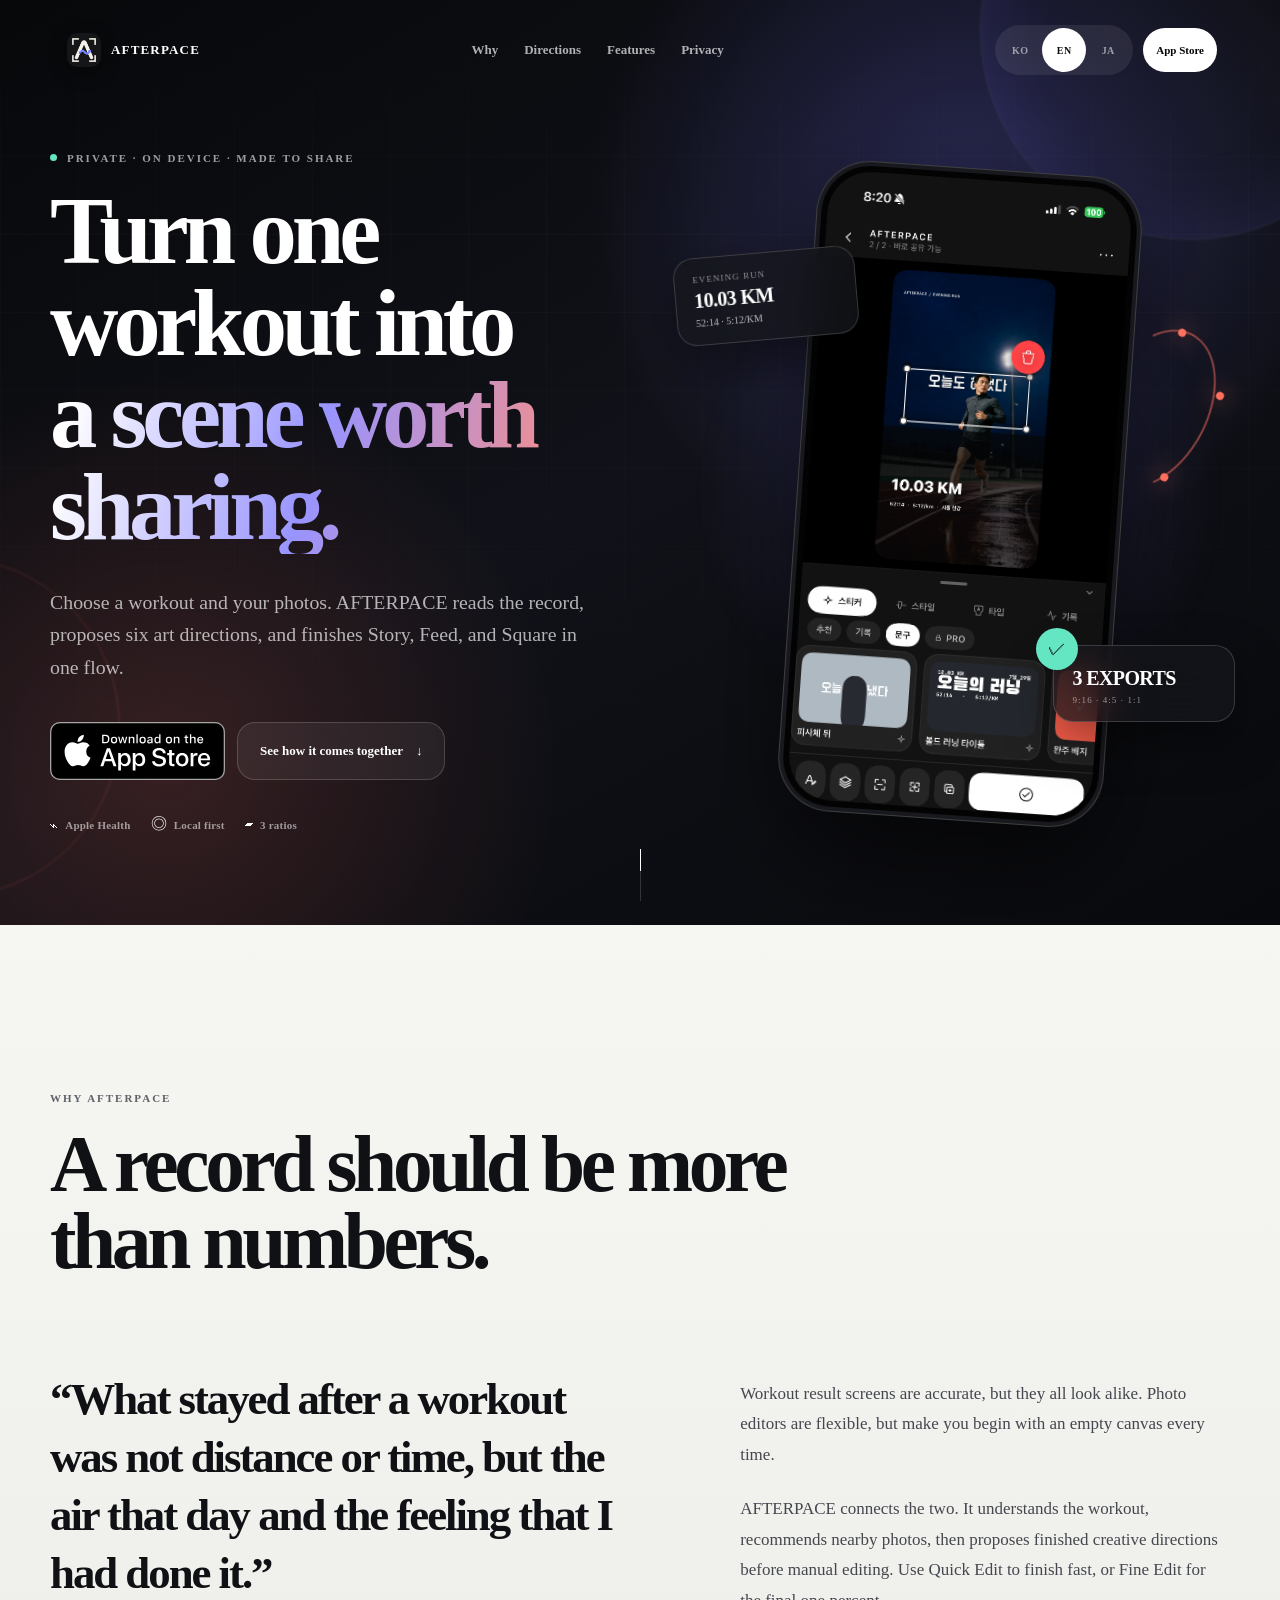
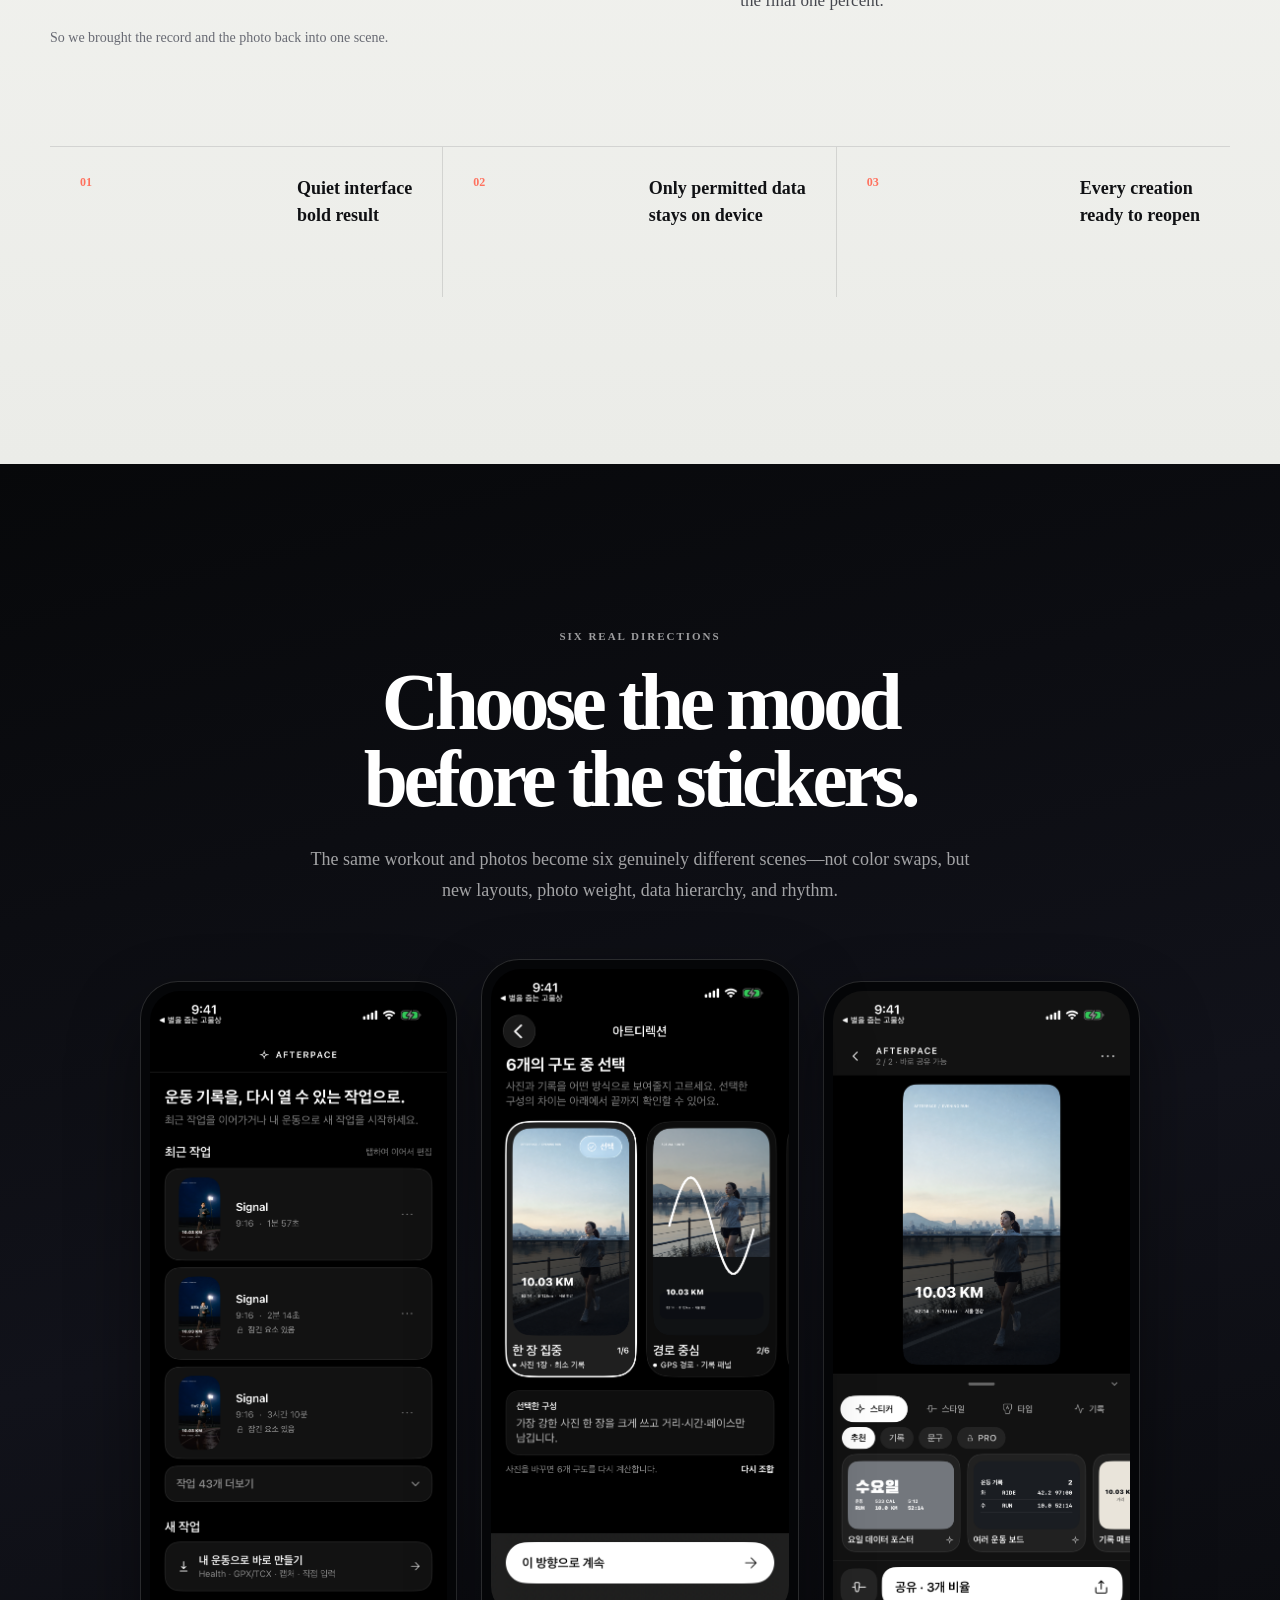
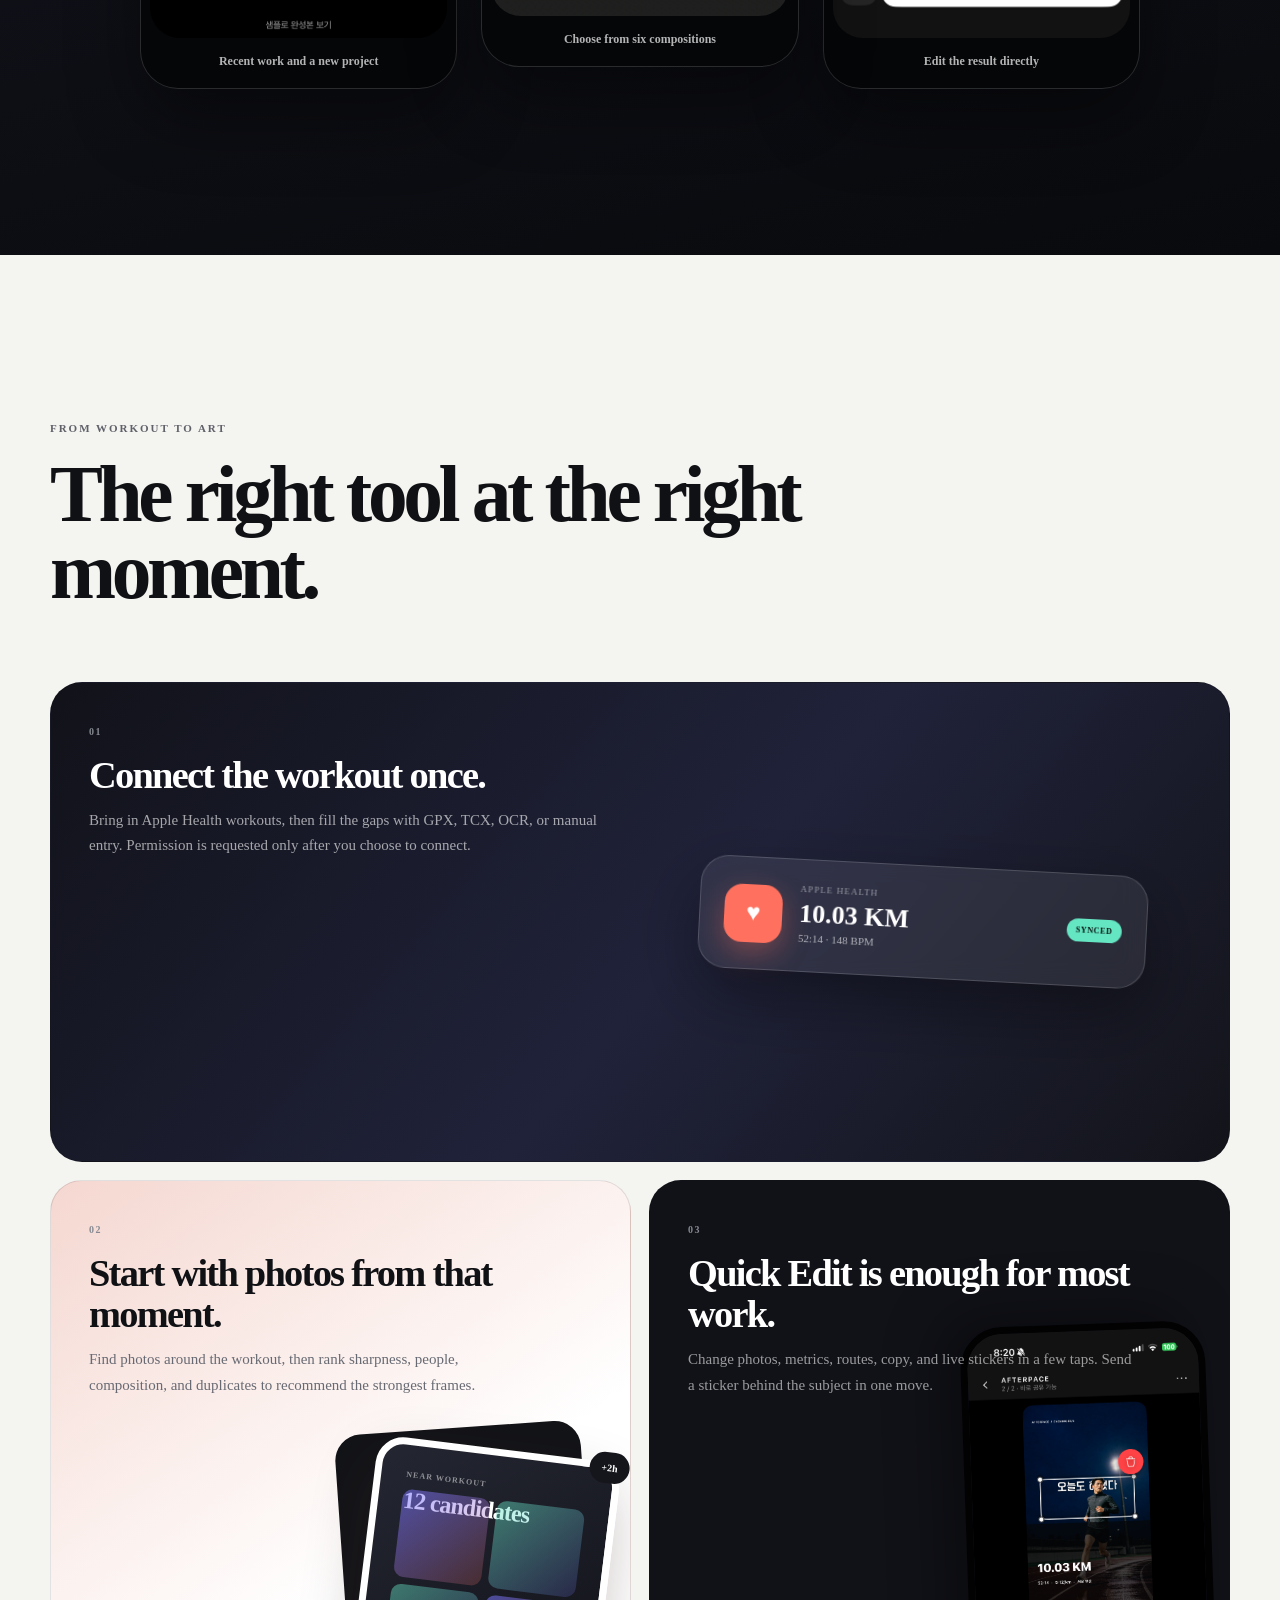
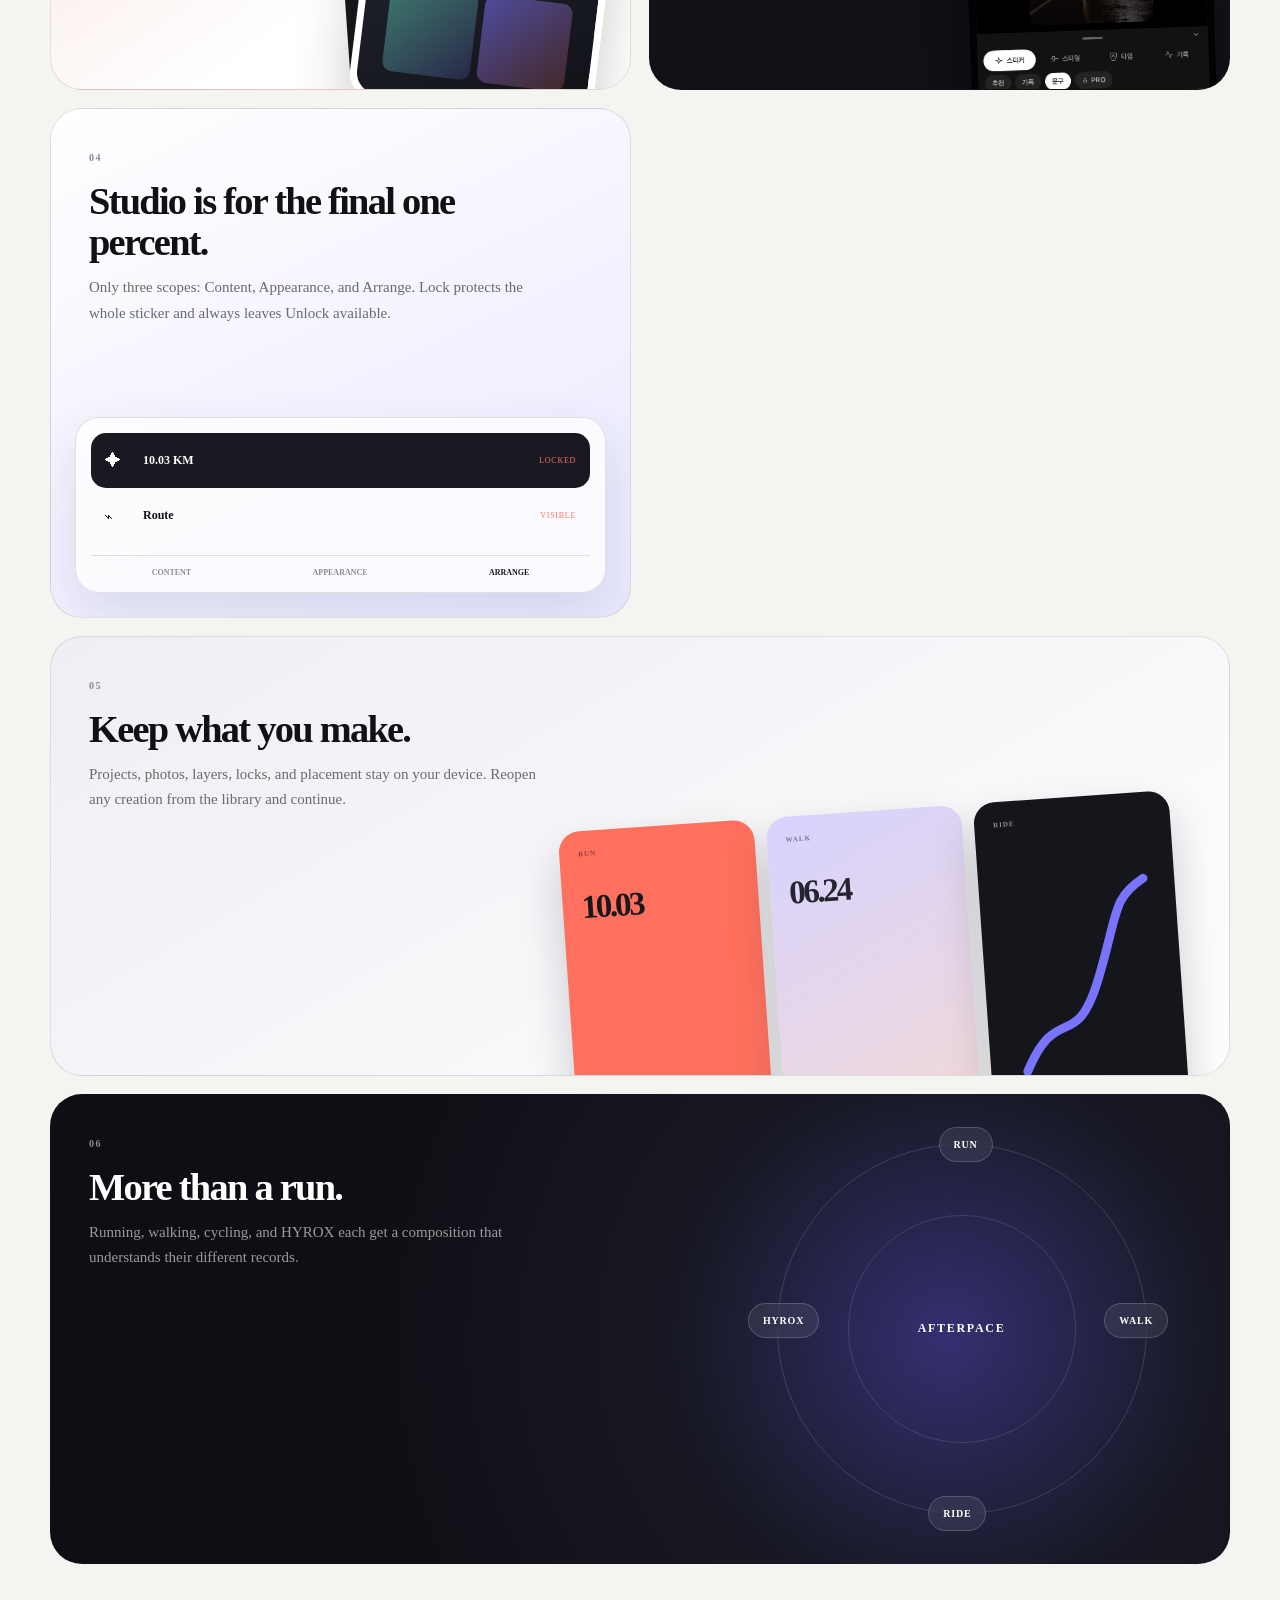
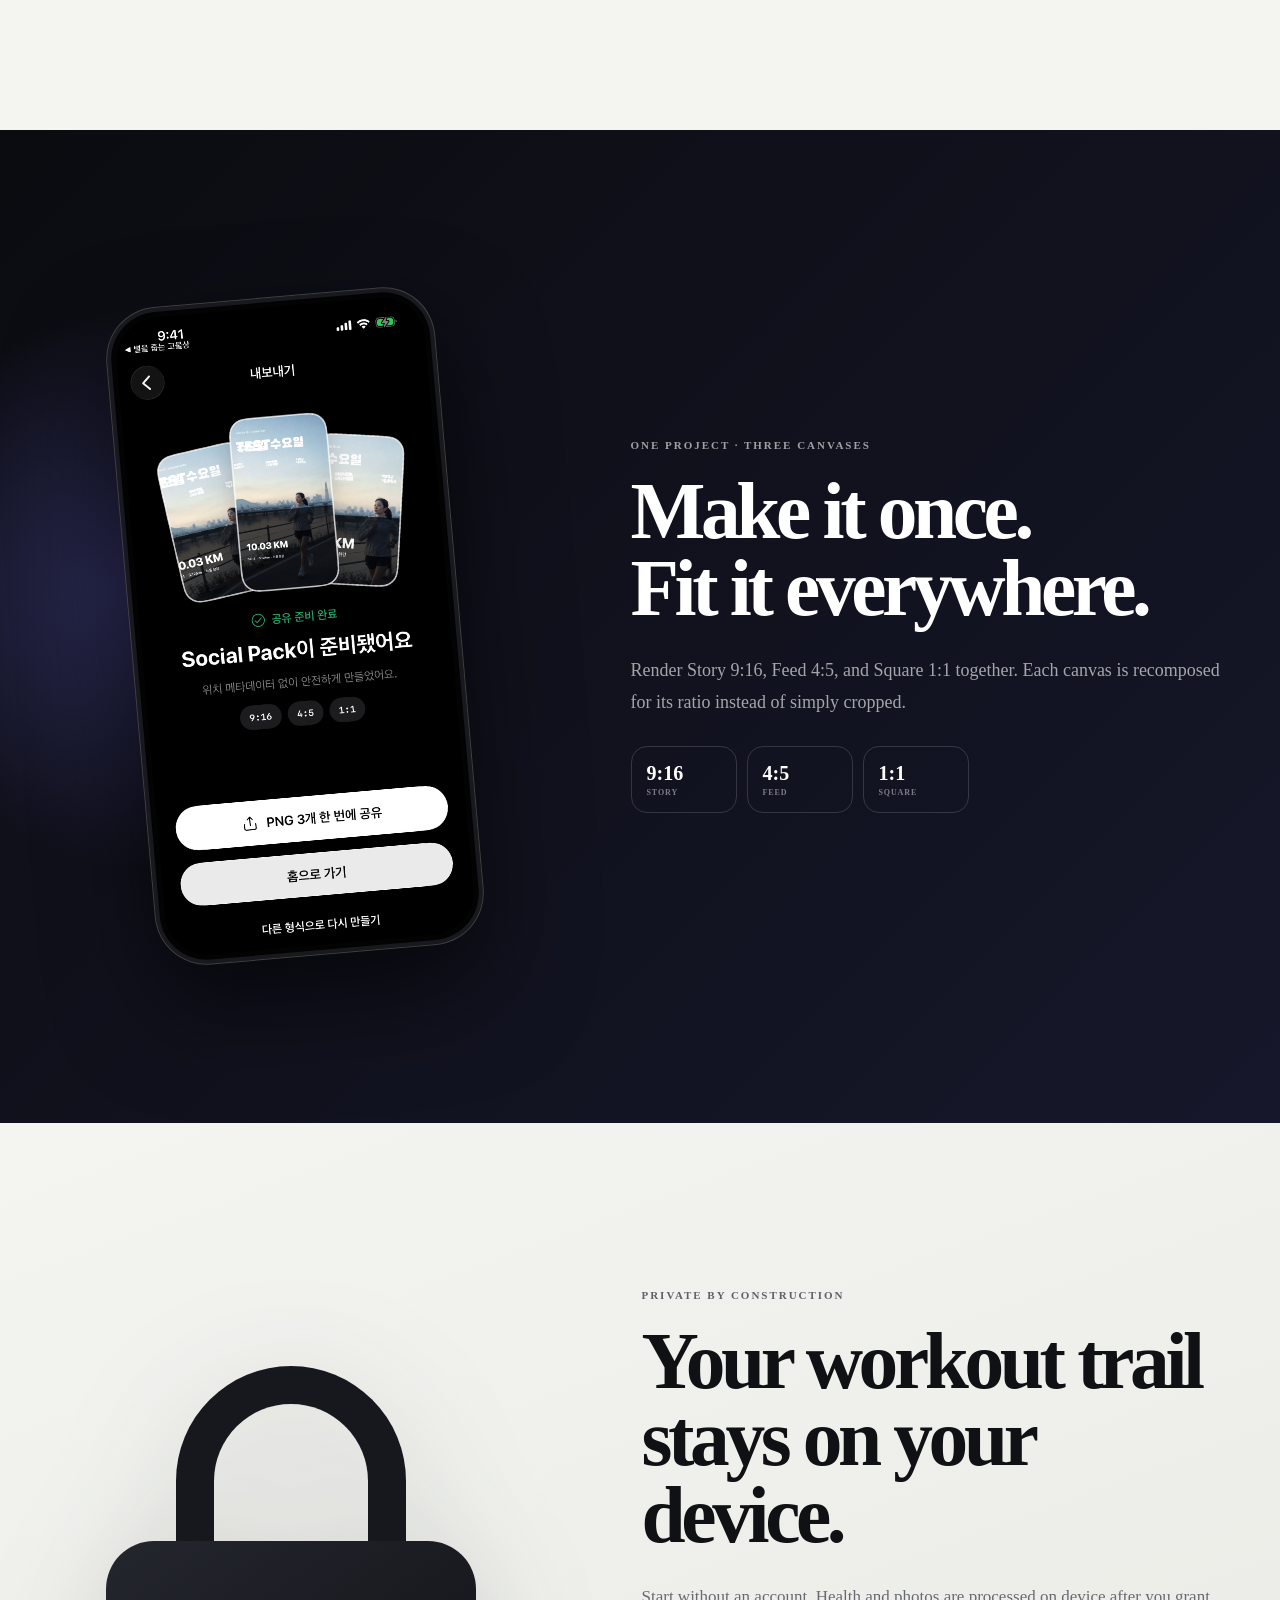
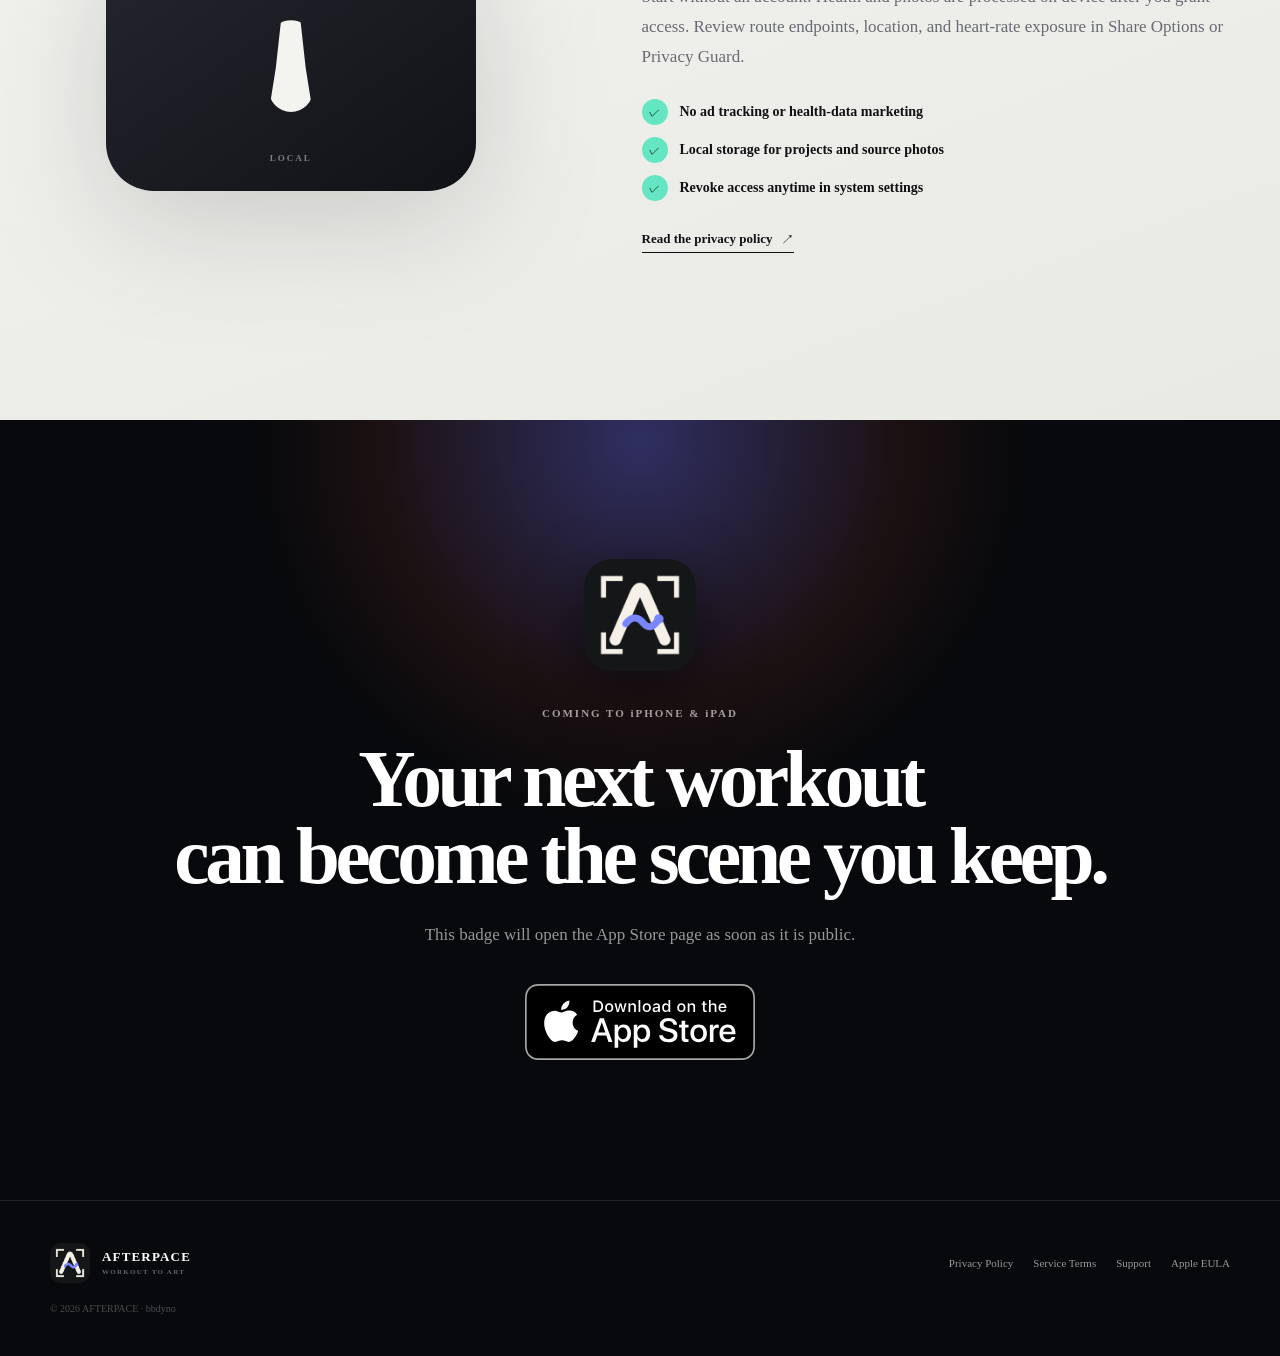
<file: index.html>
<!doctype html>
<html lang="ko" data-page="home">
<head>
  <meta charset="utf-8">
  <meta name="viewport" content="width=device-width, initial-scale=1, viewport-fit=cover">
  <meta name="theme-color" content="#0b0c0f">
  <meta name="robots" content="index,follow">
  <meta name="description" content="운동 기록과 그날의 사진을 공유하고 싶은 장면으로. AFTERPACE는 로컬 우선 운동 아트 스튜디오입니다.">
  <meta property="og:type" content="website">
  <meta property="og:site_name" content="AFTERPACE">
  <meta property="og:locale" content="ko_KR">
  <meta property="og:title" content="AFTERPACE — 한 번의 운동을, 공유할 장면으로.">
  <meta property="og:description" content="운동과 사진을 고르면 여섯 개의 아트 디렉션, 빠른 편집, 프라이버시 검토와 Social Pack까지 완성합니다.">
  <meta property="og:image" content="https://bbdyno.github.io/AFTERPACE/assets/images/og-card.png">
  <meta property="og:image:width" content="1200">
  <meta property="og:image:height" content="630">
  <meta property="og:image:alt" content="AFTERPACE workout-to-art preview">
  <meta property="og:url" content="https://bbdyno.github.io/AFTERPACE/">
  <meta name="twitter:card" content="summary_large_image">
  <meta name="twitter:title" content="AFTERPACE — 한 번의 운동을, 공유할 장면으로.">
  <meta name="twitter:description" content="운동과 사진을 고르면 여섯 개의 아트 디렉션, 빠른 편집, 프라이버시 검토와 Social Pack까지 완성합니다.">
  <meta name="twitter:image" content="https://bbdyno.github.io/AFTERPACE/assets/images/og-card.png">
  <title>AFTERPACE — Workout to art</title>
  <link rel="canonical" href="https://bbdyno.github.io/AFTERPACE/">
  <link rel="icon" href="assets/images/app-icon.png">
  <link rel="apple-touch-icon" href="assets/images/app-icon.png">
  <link rel="manifest" href="site.webmanifest">
  <link rel="stylesheet" href="assets/site.css?v=20260730-4">
  <script src="assets/site.js?v=20260730-4" defer></script>
</head>
<body>
  <a class="skip-link" href="#main" data-copy="skip">본문으로 건너뛰기</a>

  <header class="site-header" data-header>
    <a class="brand" href="#top" aria-label="AFTERPACE 홈" data-copy-aria="homeAria">
      <img src="assets/images/app-icon.png" alt="" width="34" height="34">
      <span>AFTERPACE</span>
    </a>
    <nav class="desktop-nav" aria-label="주요 메뉴" data-copy-aria="primaryNavAria">
      <a href="#why" data-copy="navWhy">이유</a>
      <a href="#directions" data-copy="navDirections">아트 디렉션</a>
      <a href="#features" data-copy="navFeatures">기능</a>
      <a href="#privacy" data-copy="navPrivacy">프라이버시</a>
    </nav>
    <div class="header-actions">
      <div class="language-switcher" role="group" aria-label="언어" data-copy-aria="languageAria">
        <button type="button" data-language="ko" aria-pressed="true">KO</button>
        <button type="button" data-language="en" aria-pressed="false">EN</button>
        <button type="button" data-language="ja" aria-pressed="false">JA</button>
      </div>
      <a class="store-pill store-target" href="https://apps.apple.com/app/id6795422558" data-copy="storeShort">App Store</a>
    </div>
  </header>

  <main id="main">
    <section class="hero" id="top">
      <div class="hero-orb orb-one" aria-hidden="true"></div>
      <div class="hero-orb orb-two" aria-hidden="true"></div>
      <div class="hero-grid" aria-hidden="true"></div>
      <div class="hero-copy reveal">
        <p class="eyebrow"><span class="pulse-dot"></span><span data-copy="heroEyebrow">PRIVATE · ON DEVICE · MADE TO SHARE</span></p>
        <h1>
          <span data-copy="heroTitle1">한 번의 운동을,</span>
          <span class="gradient-text" data-copy="heroTitle2">공유할 장면으로.</span>
        </h1>
        <p class="hero-lede" data-copy="heroBody">운동과 사진을 고르세요. AFTERPACE가 기록을 읽고, 여섯 개의 아트 디렉션과 Story·Feed·Square를 한 번에 완성합니다.</p>
        <div class="hero-actions">
          <a class="app-store-badge-link store-target" href="https://apps.apple.com/app/id6795422558" aria-label="App Store에서 AFTERPACE 보기" data-copy-aria="appStoreAria">
            <img class="app-store-badge" src="assets/images/app-store/download-ko.svg" alt="App Store에서 다운로드" data-store-badge>
          </a>
          <a class="button button-secondary" href="#directions"><span data-copy="seeHow">어떻게 완성되는지 보기</span><span aria-hidden="true">↓</span></a>
        </div>
        <ul class="trust-row" aria-label="주요 특징" data-copy-aria="highlightsAria">
          <li><span>⌁</span><span data-copy="trustHealth">Apple Health</span></li>
          <li><span>◎</span><span data-copy="trustPrivate">로컬 우선</span></li>
          <li><span>▰</span><span data-copy="trustRatios">3개 비율</span></li>
        </ul>
      </div>

      <div class="hero-visual reveal" data-parallax>
        <div class="halo" aria-hidden="true"></div>
        <div class="phone phone-main">
          <img class="app-screen-image" src="assets/images/screenshots/app-quick-edit-device.png" alt="실제 iPhone에서 실행 중인 AFTERPACE Quick Edit" data-copy-alt="quickScreenAlt">
        </div>
        <div class="floating-card card-distance" aria-hidden="true"><small>EVENING RUN</small><strong>10.03 KM</strong><span>52:14 · 5:12/KM</span></div>
        <div class="floating-card card-ready" aria-hidden="true"><span class="ready-check">✓</span><strong>3 EXPORTS</strong><small>9:16 · 4:5 · 1:1</small></div>
        <div class="route-line" aria-hidden="true"><span></span><i></i><b></b></div>
      </div>
      <div class="hero-scroll" aria-hidden="true"><span></span></div>
    </section>

    <section class="story section" id="why">
      <div class="section-heading reveal">
        <p class="eyebrow dark" data-copy="storyEyebrow">WHY AFTERPACE</p>
        <h2 data-copy="storyTitle">기록은 숫자로 끝나지 않으니까.</h2>
      </div>
      <div class="story-grid">
        <article class="story-quote reveal">
          <p data-copy="storyQuote">“운동을 마친 뒤 남는 건 거리와 시간이 아니라, 그날의 공기와 내가 해냈다는 감각이었다.”</p>
          <span data-copy="storyQuoteNote">그래서 기록과 사진을 다시 하나의 장면으로 엮었습니다.</span>
        </article>
        <div class="story-copy reveal">
          <p data-copy="storyBody1">기존 운동 앱의 결과 화면은 정확하지만 모두 비슷했습니다. 사진 편집 앱은 자유롭지만 매번 빈 캔버스에서 시작해야 했습니다.</p>
          <p data-copy="storyBody2">AFTERPACE는 그 사이를 잇습니다. 운동의 맥락을 이해하고 사진을 추천한 뒤, 수동 편집보다 먼저 완성도 높은 방향을 제안합니다. 빠르게 끝내고 싶으면 Quick Edit, 마지막 1%가 필요하면 Fine Edit를 사용합니다.</p>
        </div>
      </div>
      <div class="principles reveal">
        <div><strong>01</strong><span data-copy="principle1">UI는 조용하게<br>결과물은 강하게</span></div>
        <div><strong>02</strong><span data-copy="principle2">허락받은 데이터만<br>기기 안에서</span></div>
        <div><strong>03</strong><span data-copy="principle3">한 번 만든 작품은<br>언제든 다시</span></div>
      </div>
    </section>

    <section class="directions section-dark" id="directions">
      <div class="section-heading centered reveal">
        <p class="eyebrow" data-copy="directionsEyebrow">SIX REAL DIRECTIONS</p>
        <h2 data-copy="directionsTitle">스티커를 고르기 전에,<br>먼저 분위기를 고르세요.</h2>
        <p data-copy="directionsBody">같은 운동과 사진도 완전히 다른 여섯 장면이 됩니다. 단순한 색상 변형이 아니라 레이아웃, 사진 비중, 기록의 위계와 여백이 달라집니다.</p>
      </div>
      <div class="actual-screen-gallery reveal" aria-label="실제 AFTERPACE 앱 화면" data-copy-aria="screenGalleryAria">
        <figure class="actual-screen-card"><img src="assets/images/screenshots/app-home.png" alt="AFTERPACE 실제 홈 화면" data-copy-alt="homeScreenAlt"><figcaption data-copy="homeScreenCaption">최근 작업과 새 작업</figcaption></figure>
        <figure class="actual-screen-card featured"><img src="assets/images/screenshots/app-directions.png" alt="AFTERPACE 실제 아트 디렉션 선택 화면" data-copy-alt="directionsScreenAlt"><figcaption data-copy="directionsScreenCaption">6개의 구도 중 선택</figcaption></figure>
        <figure class="actual-screen-card"><img src="assets/images/screenshots/app-quick-edit.png" alt="AFTERPACE 실제 Quick Edit 화면" data-copy-alt="quickScreenAlt"><figcaption data-copy="quickScreenCaption">결과를 바로 편집</figcaption></figure>
      </div>
    </section>

    <section class="features section" id="features">
      <div class="section-heading reveal">
        <p class="eyebrow dark" data-copy="featuresEyebrow">FROM WORKOUT TO ART</p>
        <h2 data-copy="featuresTitle">필요한 순간마다 정확한 도구만.</h2>
      </div>
      <div class="bento">
        <article class="feature feature-health reveal">
          <div class="feature-copy"><span class="feature-number">01</span><h3 data-copy="healthTitle">운동은 한 번만 연결.</h3><p data-copy="healthBody">Apple Health에서 운동을 가져오고, GPX·TCX·OCR·직접 입력으로 빈틈을 채웁니다. 권한은 연결을 누른 뒤에만 요청합니다.</p></div>
          <div class="health-card" aria-hidden="true"><span class="heart">♥</span><div><small>APPLE HEALTH</small><strong>10.03 KM</strong><p>52:14 · 148 BPM</p></div><b>SYNCED</b></div>
        </article>
        <article class="feature feature-photo reveal">
          <div class="feature-copy"><span class="feature-number">02</span><h3 data-copy="photoTitle">그 시간의 사진을 먼저.</h3><p data-copy="photoBody">운동 전후의 사진을 찾아 선명도, 인물, 구도와 중복을 살펴보고 어울리는 컷을 추천합니다.</p></div>
          <div class="photo-stack" aria-hidden="true"><div class="photo-card-main"><small>NEAR WORKOUT</small><strong>12 candidates</strong><div class="candidate-grid"><i></i><i></i><i></i><i></i></div></div><span>+2h</span></div>
        </article>
        <article class="feature feature-quick reveal">
          <div class="feature-copy"><span class="feature-number">03</span><h3 data-copy="quickTitle">대부분은 Quick Edit로 충분하게.</h3><p data-copy="quickBody">사진, 기록, 경로, 문구와 라이브 스티커를 탭 몇 번으로 바꿉니다. 피사체 뒤로 보내는 깊이 효과도 한 동작입니다.</p></div>
          <img class="feature-app-screen" src="assets/images/screenshots/app-quick-edit-device.png" alt="실제 iPhone의 피사체 깊이 편집 화면" data-copy-alt="depthScreenAlt">
        </article>
        <article class="feature feature-studio reveal">
          <div class="feature-copy"><span class="feature-number">04</span><h3 data-copy="studioTitle">Studio는 마지막 1%를 위해.</h3><p data-copy="studioBody">내용·모양·배치, 세 범위만 제공합니다. Lock은 스티커 전체를 실제로 보호하고 언제나 해제할 수 있습니다.</p></div>
          <div class="studio-demo" aria-hidden="true">
            <div class="layer-item active"><span>✦</span><b>10.03 KM</b><em>LOCKED</em></div>
            <div class="layer-item"><span>⌁</span><b>Route</b><em>VISIBLE</em></div>
            <div class="studio-controls"><span>CONTENT</span><span>APPEARANCE</span><span class="selected">ARRANGE</span></div>
          </div>
        </article>
        <article class="feature feature-library reveal">
          <div class="feature-copy"><span class="feature-number">05</span><h3 data-copy="libraryTitle">만든 것은 사라지지 않게.</h3><p data-copy="libraryBody">프로젝트, 사진, 레이어, 잠금과 배치를 기기에 저장합니다. 라이브러리에서 다시 열어 이어서 편집하세요.</p></div>
          <div class="library-strip" aria-hidden="true"><div class="project-tile tile-bold"><small>RUN</small><strong>10.03</strong><span>EDITED 2M AGO</span></div><div class="project-tile tile-diary"><small>WALK</small><strong>06.24</strong><span>DRAFT</span></div><div class="project-tile tile-route"><small>RIDE</small><svg viewBox="0 0 100 140"><path d="M15 121 C34 83 43 112 58 73 S69 27 88 16"/></svg><span>READY</span></div></div>
        </article>
        <article class="feature feature-sports reveal">
          <div class="feature-copy"><span class="feature-number">06</span><h3 data-copy="sportsTitle">러닝만이 아닌 오늘의 움직임.</h3><p data-copy="sportsBody">러닝, 걷기, 사이클링과 HYROX의 서로 다른 기록 구조를 이해해 알맞은 정보 위계를 만듭니다.</p></div>
          <div class="sports-orbit" aria-hidden="true"><span>RUN</span><span>WALK</span><span>RIDE</span><span>HYROX</span><i>AFTERPACE</i></div>
        </article>
      </div>
    </section>

    <section class="pack section-dark">
      <div class="pack-visual reveal">
        <div class="phone phone-pack"><img class="app-screen-image" src="assets/images/screenshots/app-social-pack.png" alt="AFTERPACE 실제 Social Pack 내보내기 화면" data-copy-alt="socialPackScreenAlt"></div>
      </div>
      <div class="pack-copy reveal">
        <p class="eyebrow" data-copy="packEyebrow">ONE PROJECT · THREE CANVASES</p>
        <h2 data-copy="packTitle">한 번 만들고,<br>어디에나 맞게.</h2>
        <p data-copy="packBody">Story 9:16, Feed 4:5, Square 1:1을 한 번에 렌더링합니다. 단순 크롭이 아니라 각 비율에 맞춰 구성 요소를 다시 배치합니다.</p>
        <div class="ratio-list"><span>9:16 <small>STORY</small></span><span>4:5 <small>FEED</small></span><span>1:1 <small>SQUARE</small></span></div>
      </div>
    </section>

    <section class="privacy section" id="privacy">
      <div class="privacy-lock reveal" aria-hidden="true"><div class="lock-loop"></div><div class="lock-body"><span>LOCAL</span></div></div>
      <div class="privacy-copy reveal">
        <p class="eyebrow dark" data-copy="privacyEyebrow">PRIVATE BY CONSTRUCTION</p>
        <h2 data-copy="privacyTitle">운동의 흔적은<br>당신의 기기 안에.</h2>
        <p data-copy="privacyBody">계정 없이 시작하고, Health와 사진은 사용자가 허용한 뒤 기기 안에서 처리합니다. 공유 옵션 또는 Privacy Guard에서 출발·도착 경로, 장소와 심박수 공개 여부를 확인할 수 있습니다.</p>
        <ul>
          <li><span>✓</span><span data-copy="privacyPoint1">광고 추적과 건강 데이터 마케팅 없음</span></li>
          <li><span>✓</span><span data-copy="privacyPoint2">프로젝트와 원본 사진의 로컬 저장</span></li>
          <li><span>✓</span><span data-copy="privacyPoint3">언제든 시스템 설정에서 권한 철회</span></li>
        </ul>
        <a class="text-link" href="privacy/"><span data-copy="readPrivacy">개인정보처리방침 읽기</span><span aria-hidden="true">↗</span></a>
      </div>
    </section>

    <section class="availability" id="availability">
      <div class="availability-glow" aria-hidden="true"></div>
      <img class="availability-icon reveal" src="assets/images/app-icon.png" alt="AFTERPACE 앱 아이콘" data-copy-alt="appIconAlt">
      <p class="eyebrow reveal" data-copy="availabilityEyebrow">COMING TO iPHONE & iPAD</p>
      <h2 class="reveal" data-copy="availabilityTitle">다음 운동은,<br>남기고 싶은 장면이 됩니다.</h2>
      <p class="reveal" data-copy="availabilityBody">App Store 페이지가 공개되면 아래 버튼에서 바로 확인할 수 있습니다.</p>
      <div class="availability-actions reveal">
        <a class="app-store-badge-link store-target large" href="https://apps.apple.com/app/id6795422558" aria-label="App Store에서 AFTERPACE 보기" data-copy-aria="appStoreAria">
          <img class="app-store-badge" src="assets/images/app-store/download-ko.svg" alt="App Store에서 다운로드" data-store-badge>
        </a>
      </div>
    </section>
  </main>

  <footer>
    <a class="footer-brand" href="#top"><img src="assets/images/app-icon.png" width="40" height="40" alt=""><span>AFTERPACE<small>WORKOUT TO ART</small></span></a>
    <div class="footer-links">
      <a href="privacy/" data-copy="footerPrivacy">개인정보처리방침</a>
      <a href="terms/" data-copy="footerTerms">서비스 이용약관</a>
      <a href="support/" data-copy="footerSupport">지원</a>
      <a href="https://www.apple.com/legal/internet-services/itunes/dev/stdeula/" target="_blank" rel="noreferrer">Apple EULA</a>
    </div>
    <p>© 2026 AFTERPACE · bbdyno</p>
  </footer>
</body>
</html>
</file>
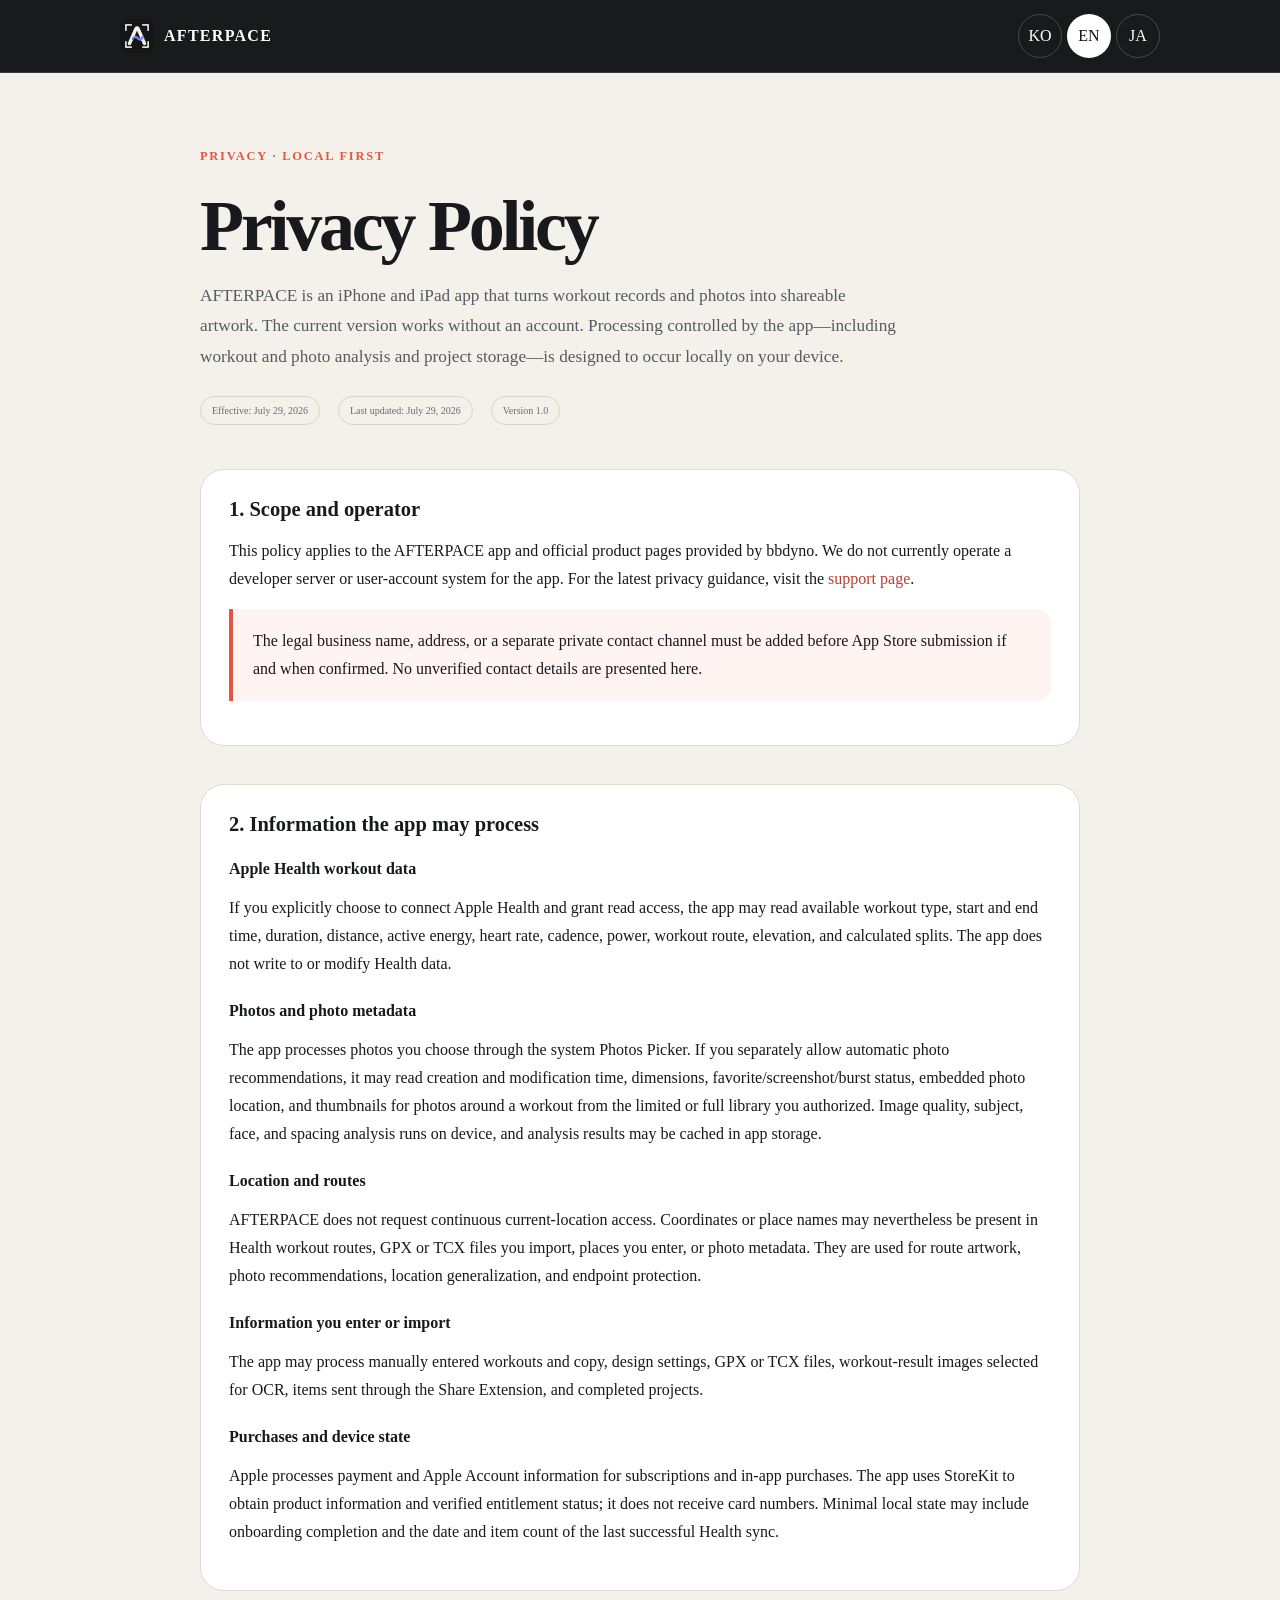
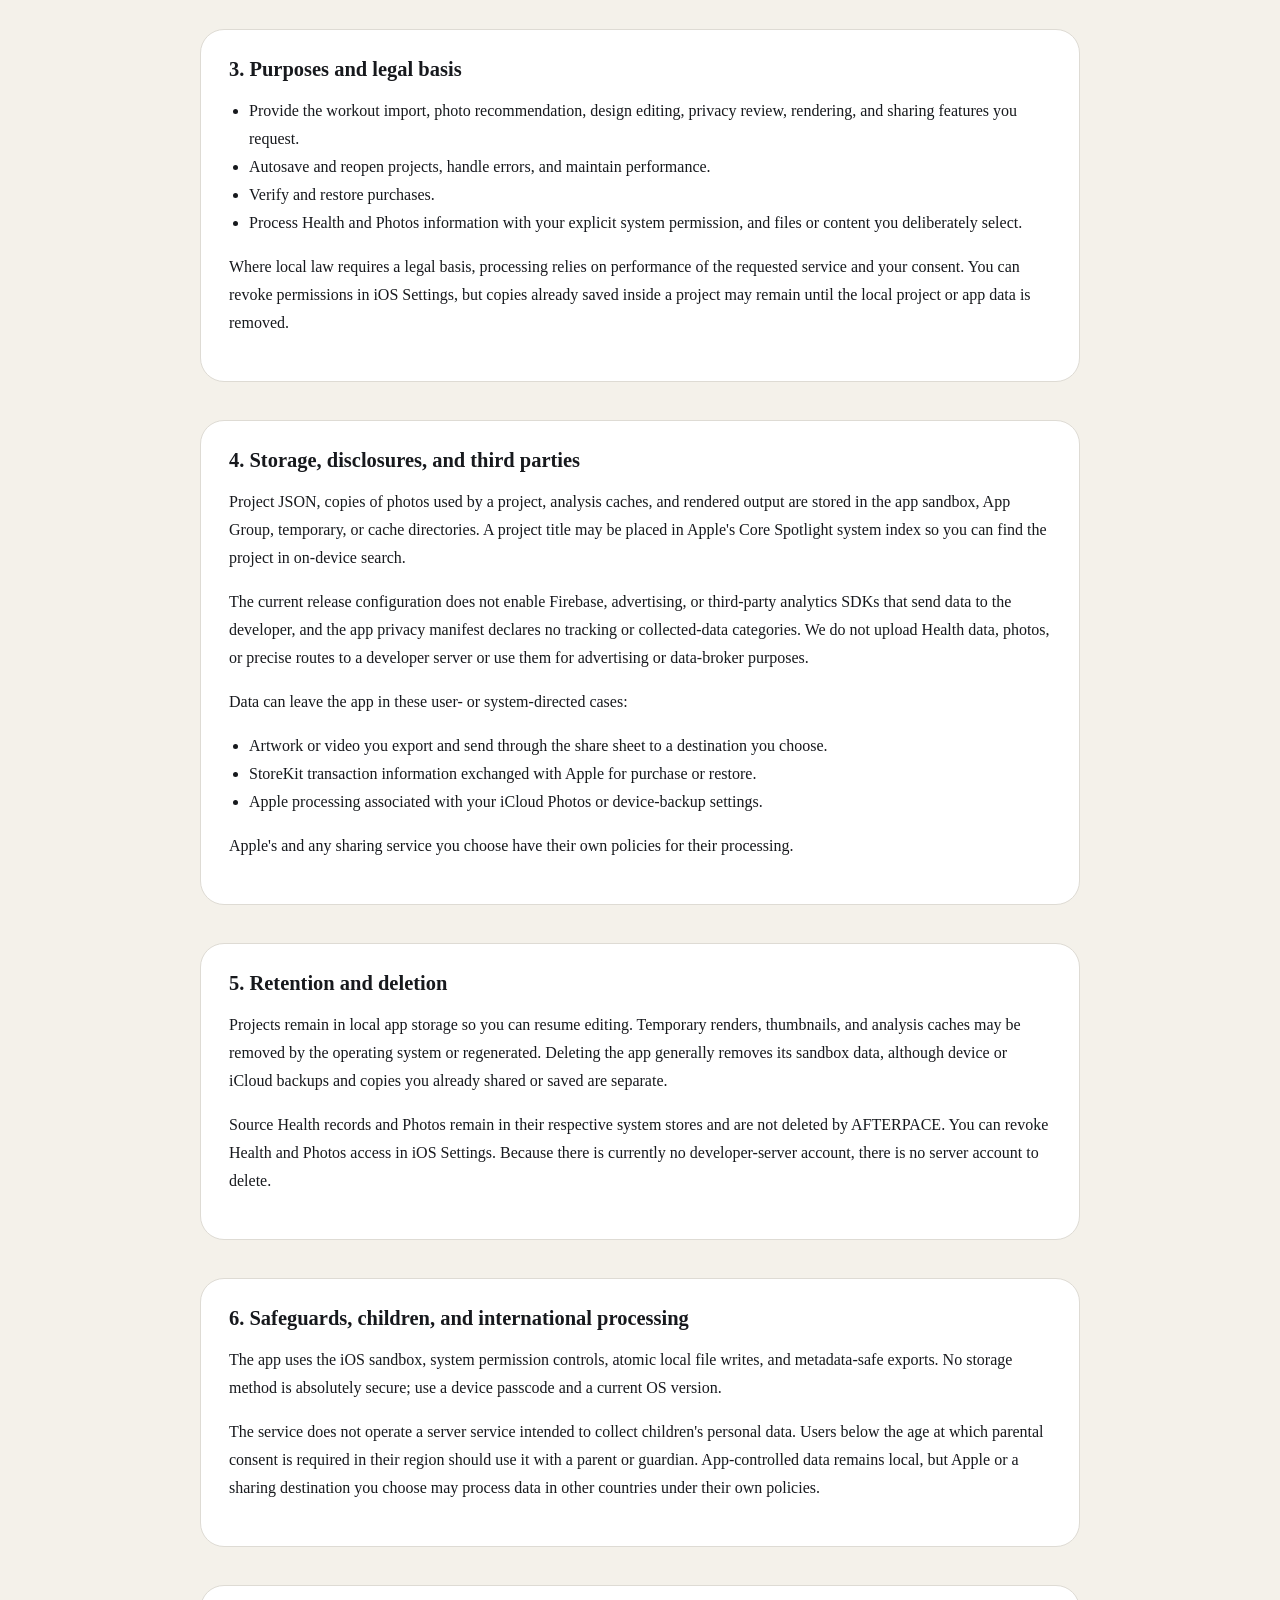
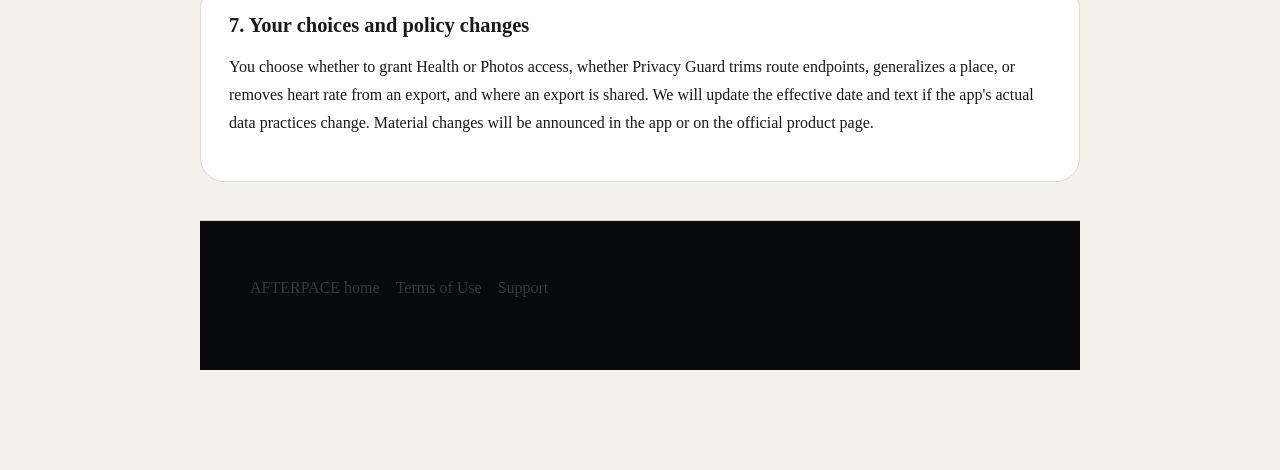
<file: privacy/index.html>
<!doctype html>
<html lang="ko" data-page="privacy">
<head>
  <meta charset="utf-8">
  <meta name="viewport" content="width=device-width, initial-scale=1, viewport-fit=cover">
  <meta name="theme-color" content="#0b0c0f">
  <meta name="robots" content="index,follow">
  <meta name="description" content="AFTERPACE가 HealthKit, 사진, 경로와 프로젝트를 기기에서 처리하는 방법을 안내합니다.">
  <meta property="og:type" content="website">
  <meta property="og:site_name" content="AFTERPACE">
  <meta property="og:title" content="개인정보처리방침 — AFTERPACE">
  <meta property="og:description" content="AFTERPACE가 HealthKit, 사진, 경로와 프로젝트를 기기에서 처리하는 방법을 안내합니다.">
  <meta property="og:image" content="https://bbdyno.github.io/AFTERPACE/assets/images/og-card.png">
  <meta property="og:url" content="https://bbdyno.github.io/AFTERPACE/privacy/">
  <meta name="twitter:card" content="summary_large_image">
  <meta name="twitter:title" content="개인정보처리방침 — AFTERPACE">
  <meta name="twitter:description" content="AFTERPACE가 HealthKit, 사진, 경로와 프로젝트를 기기에서 처리하는 방법을 안내합니다.">
  <meta name="twitter:image" content="https://bbdyno.github.io/AFTERPACE/assets/images/og-card.png">
  <title>개인정보처리방침 — AFTERPACE</title>
  <link rel="canonical" href="https://bbdyno.github.io/AFTERPACE/privacy/">
  <link rel="icon" href="../assets/images/app-icon.png">
  <link rel="apple-touch-icon" href="../assets/images/app-icon.png">
  <link rel="stylesheet" href="../assets/site.css?v=20260730-4">
  <script src="../assets/legal.js?v=20260730-4" defer></script>
  <style>
    body{margin:0;background:#f4f1ea;color:#17191d}.legal-header{position:sticky;top:0;z-index:5;display:flex;align-items:center;gap:20px;padding:14px max(20px,calc((100vw - 1040px)/2));background:rgba(11,12,15,.94);color:#fff;backdrop-filter:blur(18px)}.legal-brand{display:flex;align-items:center;gap:10px;color:inherit;text-decoration:none;font-weight:800;letter-spacing:.08em}.legal-brand img{border-radius:9px}.legal-actions{display:flex;align-items:center;gap:5px;margin-left:auto}.legal-actions button{min-width:42px;min-height:40px;border:1px solid rgba(255,255,255,.2);border-radius:999px;background:transparent;color:#fff;font:inherit}.legal-actions button[aria-pressed="true"]{background:#fff;color:#111}.legal-shell{width:min(880px,calc(100% - 40px));margin:0 auto;padding:64px 0 100px}.legal-kicker{color:#e45745;font-size:.78rem;font-weight:800;letter-spacing:.14em}.legal-shell h1{max-width:760px;margin:.35em 0 .25em;font-size:clamp(2rem,6vw,4.5rem);line-height:1.02;letter-spacing:-.045em}.legal-lede{max-width:700px;color:#555b63;font-size:1.08rem;line-height:1.75}.legal-meta{display:flex;flex-wrap:wrap;gap:8px 18px;margin:24px 0 44px;color:#676c72;font-size:.9rem}.legal-section{margin:0 0 38px;padding:28px;background:#fff;border:1px solid #dedbd4;border-radius:24px}.legal-section h2{margin:0 0 14px;font-size:1.28rem}.legal-section h3{margin:24px 0 8px;font-size:1rem}.legal-section p,.legal-section li{line-height:1.75}.legal-section ul{padding-left:1.25rem}.legal-section a{color:#b83f31}.legal-note{padding:18px 20px;border-left:4px solid #e45745;background:#fff4f1;border-radius:0 14px 14px 0}.legal-footer{display:flex;flex-wrap:wrap;gap:16px;padding-top:28px;border-top:1px solid #d8d4cc}.legal-footer a{color:#34383e}.skip-link{position:absolute;left:-10000px}.skip-link:focus{left:12px;top:12px;z-index:20;background:#fff;color:#111;padding:12px}@media(max-width:640px){.legal-header{padding:12px 16px}.legal-brand span{font-size:.82rem}.legal-shell{padding-top:44px}.legal-section{padding:21px;border-radius:19px}}
  </style>
  <style>.legal-actions button{min-width:44px;min-height:44px;cursor:pointer}.legal-section a,.legal-footer a{overflow-wrap:anywhere}@media(max-width:420px){.legal-header{gap:10px;padding-inline:12px}.legal-brand span{display:none}.legal-actions{gap:3px}}</style>
  <style>.legal-shell .legal-meta span{color:#676c72;border-color:#d8d4cc}</style>
</head>
<body>
  <a class="skip-link" href="#main" data-legal-copy="skip">본문으로 건너뛰기</a>
  <header class="legal-header">
    <a class="legal-brand" href="../"><img src="../assets/images/app-icon.png" alt="" width="34" height="34"><span>AFTERPACE</span></a>
    <div class="legal-actions" role="group" aria-label="언어" data-legal-copy-aria="language">
      <button type="button" data-language="ko" aria-pressed="true">KO</button>
      <button type="button" data-language="en" aria-pressed="false">EN</button>
      <button type="button" data-language="ja" aria-pressed="false">JA</button>
    </div>
  </header>

  <main class="legal-shell" id="main">
    <article data-lang-panel="ko">
      <p class="legal-kicker">PRIVACY · LOCAL FIRST</p>
      <h1>개인정보처리방침</h1>
      <p class="legal-lede">AFTERPACE는 운동 기록과 사진을 공유용 작품으로 만드는 iPhone·iPad 앱입니다. 현재 버전은 계정 없이 동작하며, 앱이 제어하는 운동·사진 분석과 프로젝트 저장은 원칙적으로 사용자의 기기 안에서 처리됩니다.</p>
      <div class="legal-meta"><span>시행일: 2026년 7월 29일</span><span>최종 수정: 2026년 7월 29일</span><span>버전 1.0</span></div>

      <section class="legal-section">
        <h2>1. 적용 범위와 운영자</h2>
        <p>본 방침은 bbdyno가 제공하는 AFTERPACE 앱과 공식 제품 페이지에 적용됩니다. 별도의 개발자 서버나 사용자 계정 시스템은 현재 운영하지 않습니다. 개인정보 관련 최신 안내는 <a href="../support/">지원 페이지</a>에서 확인해 주세요.</p>
        <p class="legal-note">배포 주체의 법적 상호·주소 또는 별도 비공개 문의 채널이 App Store 제출 전에 확정되면 이 항목을 갱신해야 합니다. 확인되지 않은 연락처는 기재하지 않았습니다.</p>
      </section>

      <section class="legal-section">
        <h2>2. 앱이 처리할 수 있는 정보</h2>
        <h3>Apple Health 운동 정보</h3>
        <p>사용자가 Apple Health 연결을 직접 선택하고 읽기 권한을 허용한 경우, 운동 종류, 시작·종료 시각, 시간, 거리, 활동 에너지, 심박수, 케이던스, 파워, 운동 경로, 고도 및 계산된 스플릿 등 이용 가능한 항목을 읽을 수 있습니다. 앱은 Health 데이터를 기록하거나 수정하지 않습니다.</p>
        <h3>사진 및 사진 메타데이터</h3>
        <p>사용자가 Photos Picker에서 직접 고른 사진을 처리합니다. 사용자가 별도로 자동 사진 추천 권한을 허용하면 제한 또는 전체 사진 보관함에서 운동 시간대의 사진 생성·수정 시각, 크기, 즐겨찾기·스크린샷·버스트 여부, 사진에 포함된 위치와 축소 이미지를 읽어 추천할 수 있습니다. 이미지 품질·피사체·얼굴·여백 분석은 기기에서 수행되고 분석 결과 캐시는 앱 저장 공간에 보관됩니다.</p>
        <h3>위치와 경로</h3>
        <p>AFTERPACE는 지속적인 현재 위치 추적 권한을 요청하지 않습니다. 다만 Health 운동 경로, 사용자가 가져온 GPX·TCX 파일, 직접 입력한 장소 또는 사진 메타데이터에 위도·경도나 장소가 포함될 수 있습니다. 이 정보는 경로 시각화, 사진 추천, 위치 일반화와 출발·도착 구간 보호에 사용됩니다.</p>
        <h3>사용자가 입력하거나 가져온 정보</h3>
        <p>직접 입력한 운동, 문구, 디자인 설정, GPX·TCX 파일, OCR을 위해 고른 운동 결과 이미지, Share Extension으로 전달한 항목과 완성 프로젝트를 처리할 수 있습니다.</p>
        <h3>구매와 기기 상태</h3>
        <p>구독 또는 인앱 구매 시 결제와 Apple 계정 정보는 Apple이 처리합니다. 앱은 StoreKit을 통해 상품 정보와 검증된 이용 권한 상태만 확인하며 카드 번호를 받지 않습니다. 온보딩 완료 여부와 마지막 Health 동기화 시각·가져온 개수 같은 최소 상태는 기기의 앱 저장 공간에 기록될 수 있습니다.</p>
      </section>

      <section class="legal-section">
        <h2>3. 처리 목적과 법적 근거</h2>
        <ul>
          <li>사용자가 요청한 운동 가져오기, 사진 추천, 디자인 편집, 개인정보 검토, 렌더링 및 공유 기능 제공</li>
          <li>프로젝트 자동 저장, 재개, 오류 처리와 성능 유지</li>
          <li>구매 확인 및 복원</li>
          <li>사용자가 명시적으로 허용한 Health·사진 권한에 따른 처리와, 사용자가 선택한 파일·콘텐츠 처리</li>
        </ul>
        <p>지역 법률이 별도의 법적 근거를 요구하는 경우, 서비스 이행과 사용자의 동의를 근거로 처리합니다. 권한은 iOS 설정에서 철회할 수 있으나, 철회 전 프로젝트에 저장한 사본은 별도로 남을 수 있습니다.</p>
      </section>

      <section class="legal-section">
        <h2>4. 저장, 외부 전송과 제3자</h2>
        <p>프로젝트 JSON, 프로젝트에 사용된 사진 사본, 분석 캐시와 렌더 결과는 앱 샌드박스·App Group·임시 또는 캐시 디렉터리에 저장됩니다. 프로젝트 제목은 사용자가 기기 검색으로 프로젝트를 찾을 수 있도록 Apple의 Core Spotlight 시스템 색인에 등록될 수 있습니다.</p>
        <p>현재 릴리스 구성에는 개발자에게 데이터를 보내는 Firebase, 광고 또는 제3자 분석 SDK가 활성화되어 있지 않으며, 앱의 개인정보 매니페스트는 추적 및 수집 데이터 유형을 선언하지 않습니다. Health 정보, 사진, 정확한 경로를 개발자 서버로 업로드하거나 광고·데이터 중개 목적으로 사용하지 않습니다.</p>
        <p>다음 전송은 사용자의 선택 또는 운영체제 기능에 따라 발생할 수 있습니다.</p>
        <ul>
          <li>공유 버튼으로 내보낸 이미지·영상과 사용자가 선택한 대상 앱 또는 사람</li>
          <li>StoreKit 구매·복원 과정에서 Apple과 교환되는 거래 정보</li>
          <li>사용자의 iCloud Photos 또는 기기 백업 설정에 따른 Apple의 처리</li>
        </ul>
        <p>Apple 및 사용자가 선택한 공유 서비스의 처리는 각 사업자의 방침이 적용됩니다.</p>
      </section>

      <section class="legal-section">
        <h2>5. 보관과 삭제</h2>
        <p>프로젝트는 사용자가 이어서 편집할 수 있도록 앱의 로컬 저장 공간에 유지됩니다. 임시 렌더, 축소 이미지와 분석 캐시는 운영체제가 정리하거나 앱 업데이트 과정에서 재생성될 수 있습니다. 앱 삭제 시 일반적으로 앱 샌드박스의 데이터가 삭제되지만, 사용자의 기기·iCloud 백업 정책 또는 이미 공유·저장한 사본은 별개입니다.</p>
        <p>원본 Health 기록과 사진은 Health 및 Photos에 남으며 AFTERPACE가 삭제하지 않습니다. iOS 설정에서 Health·사진 권한을 철회할 수 있습니다. 현재 개발자 서버 계정이 없으므로 서버 계정 삭제 요청 대상도 없습니다.</p>
      </section>

      <section class="legal-section">
        <h2>6. 보호조치, 아동 및 국외 처리</h2>
        <p>앱은 iOS 샌드박스, 권한 제어, 원자적 로컬 파일 저장과 메타데이터를 제거한 내보내기를 사용합니다. 다만 어떤 저장 방식도 절대적인 보안을 보장하지는 않으므로 기기 잠금과 최신 OS 사용을 권장합니다.</p>
        <p>서비스는 아동을 대상으로 개인정보를 수집하는 서버 서비스를 제공하지 않습니다. 해당 지역에서 보호자 동의가 필요한 연령의 사용자는 보호자와 함께 이용해야 합니다. 앱이 제어하는 데이터는 로컬에 머물지만 Apple 또는 사용자가 선택한 공유 서비스는 해당 사업자의 서버 위치와 방침에 따라 국외에서 처리할 수 있습니다.</p>
      </section>

      <section class="legal-section">
        <h2>7. 사용자의 선택과 방침 변경</h2>
        <p>사용자는 Health·사진 접근 허용 여부, Privacy Guard의 경로 시작·종료 숨김, 장소 일반화, 심박수 제외 여부와 최종 공유 대상을 직접 선택할 수 있습니다. 본 방침이 앱의 실제 데이터 처리와 달라지는 경우 시행일과 변경 내용을 갱신합니다. 중요한 변경은 앱 또는 공식 제품 페이지에서 알립니다.</p>
      </section>
    </article>

    <article data-lang-panel="en" hidden>
      <p class="legal-kicker">PRIVACY · LOCAL FIRST</p>
      <h1>Privacy Policy</h1>
      <p class="legal-lede">AFTERPACE is an iPhone and iPad app that turns workout records and photos into shareable artwork. The current version works without an account. Processing controlled by the app—including workout and photo analysis and project storage—is designed to occur locally on your device.</p>
      <div class="legal-meta"><span>Effective: July 29, 2026</span><span>Last updated: July 29, 2026</span><span>Version 1.0</span></div>

      <section class="legal-section"><h2>1. Scope and operator</h2><p>This policy applies to the AFTERPACE app and official product pages provided by bbdyno. We do not currently operate a developer server or user-account system for the app. For the latest privacy guidance, visit the <a href="../support/">support page</a>.</p><p class="legal-note">The legal business name, address, or a separate private contact channel must be added before App Store submission if and when confirmed. No unverified contact details are presented here.</p></section>

      <section class="legal-section"><h2>2. Information the app may process</h2><h3>Apple Health workout data</h3><p>If you explicitly choose to connect Apple Health and grant read access, the app may read available workout type, start and end time, duration, distance, active energy, heart rate, cadence, power, workout route, elevation, and calculated splits. The app does not write to or modify Health data.</p><h3>Photos and photo metadata</h3><p>The app processes photos you choose through the system Photos Picker. If you separately allow automatic photo recommendations, it may read creation and modification time, dimensions, favorite/screenshot/burst status, embedded photo location, and thumbnails for photos around a workout from the limited or full library you authorized. Image quality, subject, face, and spacing analysis runs on device, and analysis results may be cached in app storage.</p><h3>Location and routes</h3><p>AFTERPACE does not request continuous current-location access. Coordinates or place names may nevertheless be present in Health workout routes, GPX or TCX files you import, places you enter, or photo metadata. They are used for route artwork, photo recommendations, location generalization, and endpoint protection.</p><h3>Information you enter or import</h3><p>The app may process manually entered workouts and copy, design settings, GPX or TCX files, workout-result images selected for OCR, items sent through the Share Extension, and completed projects.</p><h3>Purchases and device state</h3><p>Apple processes payment and Apple Account information for subscriptions and in-app purchases. The app uses StoreKit to obtain product information and verified entitlement status; it does not receive card numbers. Minimal local state may include onboarding completion and the date and item count of the last successful Health sync.</p></section>

      <section class="legal-section"><h2>3. Purposes and legal basis</h2><ul><li>Provide the workout import, photo recommendation, design editing, privacy review, rendering, and sharing features you request.</li><li>Autosave and reopen projects, handle errors, and maintain performance.</li><li>Verify and restore purchases.</li><li>Process Health and Photos information with your explicit system permission, and files or content you deliberately select.</li></ul><p>Where local law requires a legal basis, processing relies on performance of the requested service and your consent. You can revoke permissions in iOS Settings, but copies already saved inside a project may remain until the local project or app data is removed.</p></section>

      <section class="legal-section"><h2>4. Storage, disclosures, and third parties</h2><p>Project JSON, copies of photos used by a project, analysis caches, and rendered output are stored in the app sandbox, App Group, temporary, or cache directories. A project title may be placed in Apple's Core Spotlight system index so you can find the project in on-device search.</p><p>The current release configuration does not enable Firebase, advertising, or third-party analytics SDKs that send data to the developer, and the app privacy manifest declares no tracking or collected-data categories. We do not upload Health data, photos, or precise routes to a developer server or use them for advertising or data-broker purposes.</p><p>Data can leave the app in these user- or system-directed cases:</p><ul><li>Artwork or video you export and send through the share sheet to a destination you choose.</li><li>StoreKit transaction information exchanged with Apple for purchase or restore.</li><li>Apple processing associated with your iCloud Photos or device-backup settings.</li></ul><p>Apple's and any sharing service you choose have their own policies for their processing.</p></section>

      <section class="legal-section"><h2>5. Retention and deletion</h2><p>Projects remain in local app storage so you can resume editing. Temporary renders, thumbnails, and analysis caches may be removed by the operating system or regenerated. Deleting the app generally removes its sandbox data, although device or iCloud backups and copies you already shared or saved are separate.</p><p>Source Health records and Photos remain in their respective system stores and are not deleted by AFTERPACE. You can revoke Health and Photos access in iOS Settings. Because there is currently no developer-server account, there is no server account to delete.</p></section>

      <section class="legal-section"><h2>6. Safeguards, children, and international processing</h2><p>The app uses the iOS sandbox, system permission controls, atomic local file writes, and metadata-safe exports. No storage method is absolutely secure; use a device passcode and a current OS version.</p><p>The service does not operate a server service intended to collect children's personal data. Users below the age at which parental consent is required in their region should use it with a parent or guardian. App-controlled data remains local, but Apple or a sharing destination you choose may process data in other countries under their own policies.</p></section>

      <section class="legal-section"><h2>7. Your choices and policy changes</h2><p>You choose whether to grant Health or Photos access, whether Privacy Guard trims route endpoints, generalizes a place, or removes heart rate from an export, and where an export is shared. We will update the effective date and text if the app's actual data practices change. Material changes will be announced in the app or on the official product page.</p></section>
    </article>

    <article data-lang-panel="ja" hidden>
      <p class="legal-kicker">PRIVACY · LOCAL FIRST</p>
      <h1>プライバシーポリシー</h1>
      <p class="legal-lede">AFTERPACEは、ワークアウト記録と写真をシェア用の作品に変えるiPhone・iPadアプリです。現行版はアカウントなしで動作し、アプリが管理するワークアウト・写真の分析とプロジェクト保存は、原則として端末内で行われます。</p>
      <div class="legal-meta"><span>施行日：2026年7月29日</span><span>最終更新：2026年7月29日</span><span>バージョン1.0</span></div>

      <section class="legal-section"><h2>1. 適用範囲と運営者</h2><p>本ポリシーは、bbdynoが提供するAFTERPACEアプリと公式製品ページに適用されます。現在、開発者サーバーおよびユーザーアカウントシステムは運用していません。プライバシーに関する最新案内は、<a href="../support/">サポートページ</a>をご確認ください。</p><p class="legal-note">App Store提出前に法的な事業者名・住所または非公開の連絡手段が確定した場合、この項目を更新する必要があります。未確認の連絡先は記載していません。</p></section>

      <section class="legal-section"><h2>2. アプリが処理する可能性のある情報</h2><h3>Apple Healthのワークアウト情報</h3><p>ユーザーがApple Healthへの接続を選び、読み取りを許可した場合、利用可能な運動種別、開始・終了時刻、時間、距離、アクティブエネルギー、心拍数、ケイデンス、パワー、ワークアウトルート、高度、算出したスプリットを読み取ることがあります。Healthデータへの書き込みや変更は行いません。</p><h3>写真と写真メタデータ</h3><p>システムのPhotos Pickerで選択した写真を処理します。自動写真提案を別途許可した場合、許可された限定または全ライブラリから、ワークアウト時間帯の写真の作成・更新時刻、寸法、お気に入り・スクリーンショット・バースト状態、写真の位置、サムネイルを読み取ることがあります。画質・人物・顔・余白の分析は端末内で行い、分析結果をアプリ領域にキャッシュする場合があります。</p><h3>位置とルート</h3><p>AFTERPACEは継続的な現在地アクセスを要求しません。ただし、Healthのワークアウトルート、読み込んだGPX・TCX、入力した場所、写真メタデータに座標や地名が含まれる場合があります。ルート表現、写真提案、場所の一般化、スタート・ゴール地点の保護に利用します。</p><h3>入力・読み込み情報</h3><p>手入力のワークアウトや文言、デザイン設定、GPX・TCX、OCR用に選んだ結果画像、Share Extensionから渡された項目、完成プロジェクトを処理することがあります。</p><h3>購入と端末状態</h3><p>購読・アプリ内課金の決済とApple Account情報はAppleが処理します。アプリはStoreKitから商品情報と検証済み利用権のみを確認し、カード番号を受け取りません。オンボーディング完了や最後のHealth同期日時・件数など、最小限の状態を端末に保存する場合があります。</p></section>

      <section class="legal-section"><h2>3. 利用目的と法的根拠</h2><ul><li>ユーザーが求めたワークアウト読込、写真提案、デザイン編集、プライバシー確認、レンダリング、共有の提供</li><li>プロジェクトの自動保存・再開、エラー処理、性能維持</li><li>購入の確認と復元</li><li>明示的に許可されたHealth・写真情報、およびユーザーが選択したファイル・コンテンツの処理</li></ul><p>地域法で法的根拠が必要な場合、要求されたサービスの履行とユーザーの同意に基づきます。iOS設定で権限を取り消せますが、すでにプロジェクトへ保存したコピーはローカルデータを削除するまで残る場合があります。</p></section>

      <section class="legal-section"><h2>4. 保存、外部送信、第三者</h2><p>プロジェクトJSON、プロジェクトで使う写真のコピー、分析キャッシュ、書き出し結果は、アプリのサンドボックス、App Group、一時またはキャッシュ領域に保存されます。端末検索から作品を見つけられるよう、プロジェクト名をAppleのCore Spotlightシステム索引へ登録する場合があります。</p><p>現行リリース設定では、開発者へデータを送るFirebase、広告、第三者分析SDKは有効ではなく、アプリのプライバシーマニフェストはトラッキングおよび収集データ区分を申告していません。Health情報、写真、正確なルートを開発者サーバーへアップロードしたり、広告やデータ仲介に利用したりしません。</p><p>次の場合はユーザーの選択またはOS機能によりデータがアプリ外へ渡ります。</p><ul><li>共有シートから選択した相手・アプリへ送る作品や動画</li><li>購入・復元のためAppleと交換されるStoreKit取引情報</li><li>iCloud Photosや端末バックアップ設定に伴うAppleの処理</li></ul><p>Appleとユーザーが選んだ共有サービスの処理には、それぞれのポリシーが適用されます。</p></section>

      <section class="legal-section"><h2>5. 保存期間と削除</h2><p>編集を再開できるよう、プロジェクトはローカルのアプリ領域に保持されます。一時レンダー、サムネイル、分析キャッシュはOSにより削除されたり再生成されたりします。アプリを削除すると通常はサンドボックスデータも削除されますが、端末・iCloudバックアップや、すでに共有・保存したコピーは別です。</p><p>元のHealth記録と写真は各システム領域に残り、AFTERPACEは削除しません。iOS設定からHealth・写真権限を取り消せます。現在は開発者サーバーのアカウントがないため、削除対象となるサーバーアカウントもありません。</p></section>

      <section class="legal-section"><h2>6. 安全管理、子ども、国外処理</h2><p>iOSサンドボックス、システム権限、アトミックなローカル保存、メタデータに配慮した書き出しを利用します。ただし完全な安全を保証する保存方式はないため、端末ロックと最新OSを推奨します。</p><p>子どもの個人データを収集するサーバーサービスは運営していません。地域で保護者同意が必要な年齢の方は保護者と利用してください。アプリ管理下のデータはローカルに留まりますが、Appleまたは選択した共有先は各社の方針に従い国外で処理する場合があります。</p></section>

      <section class="legal-section"><h2>7. ユーザーの選択と改定</h2><p>Health・写真への許可、Privacy Guardによるルート端点の除外、地名の一般化、心拍数の除外、共有先はユーザーが選択します。実際のデータ処理が変わる場合は施行日と内容を更新し、重要な変更はアプリまたは公式製品ページで案内します。</p></section>
    </article>

    <footer class="legal-footer"><a href="../" data-legal-copy="home">AFTERPACE 홈</a><a href="../terms/" data-legal-copy="terms">이용약관</a><a href="../support/" data-legal-copy="support">지원</a></footer>
  </main>
</body>
</html>
</file>
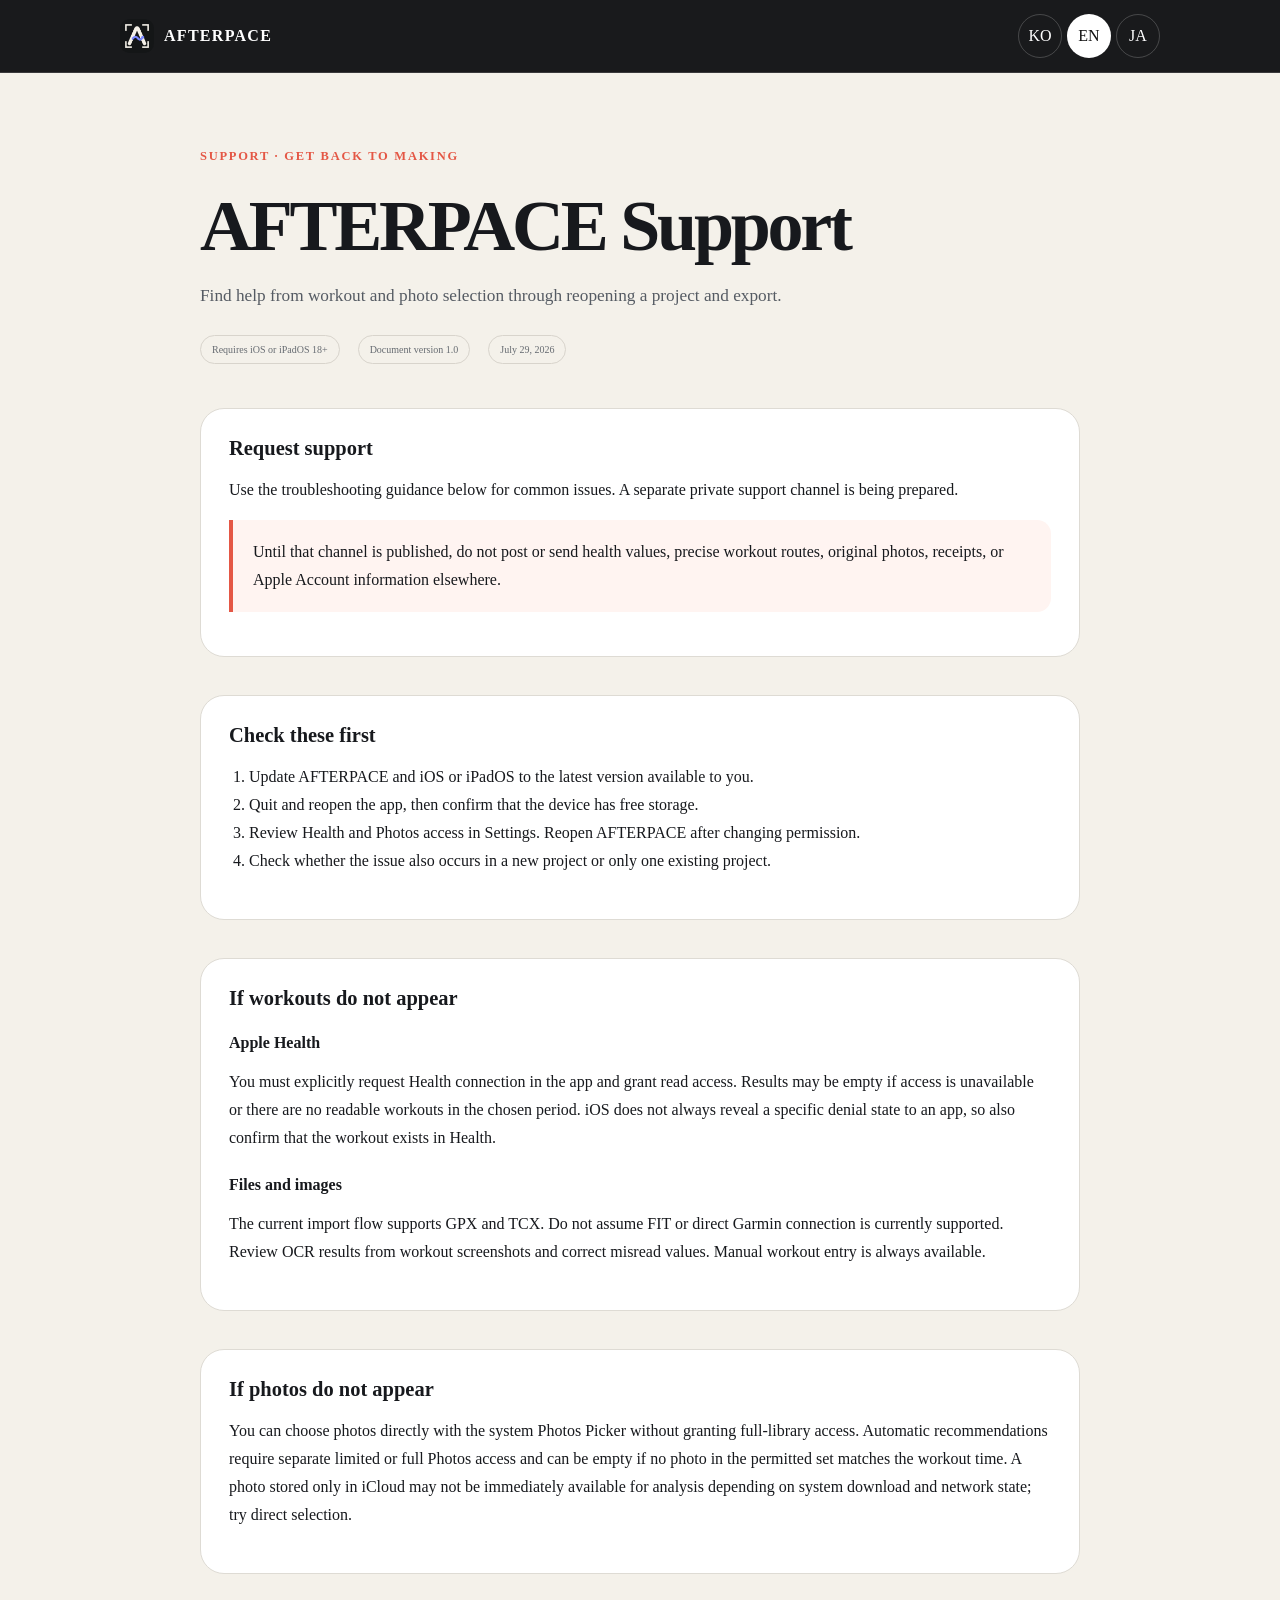
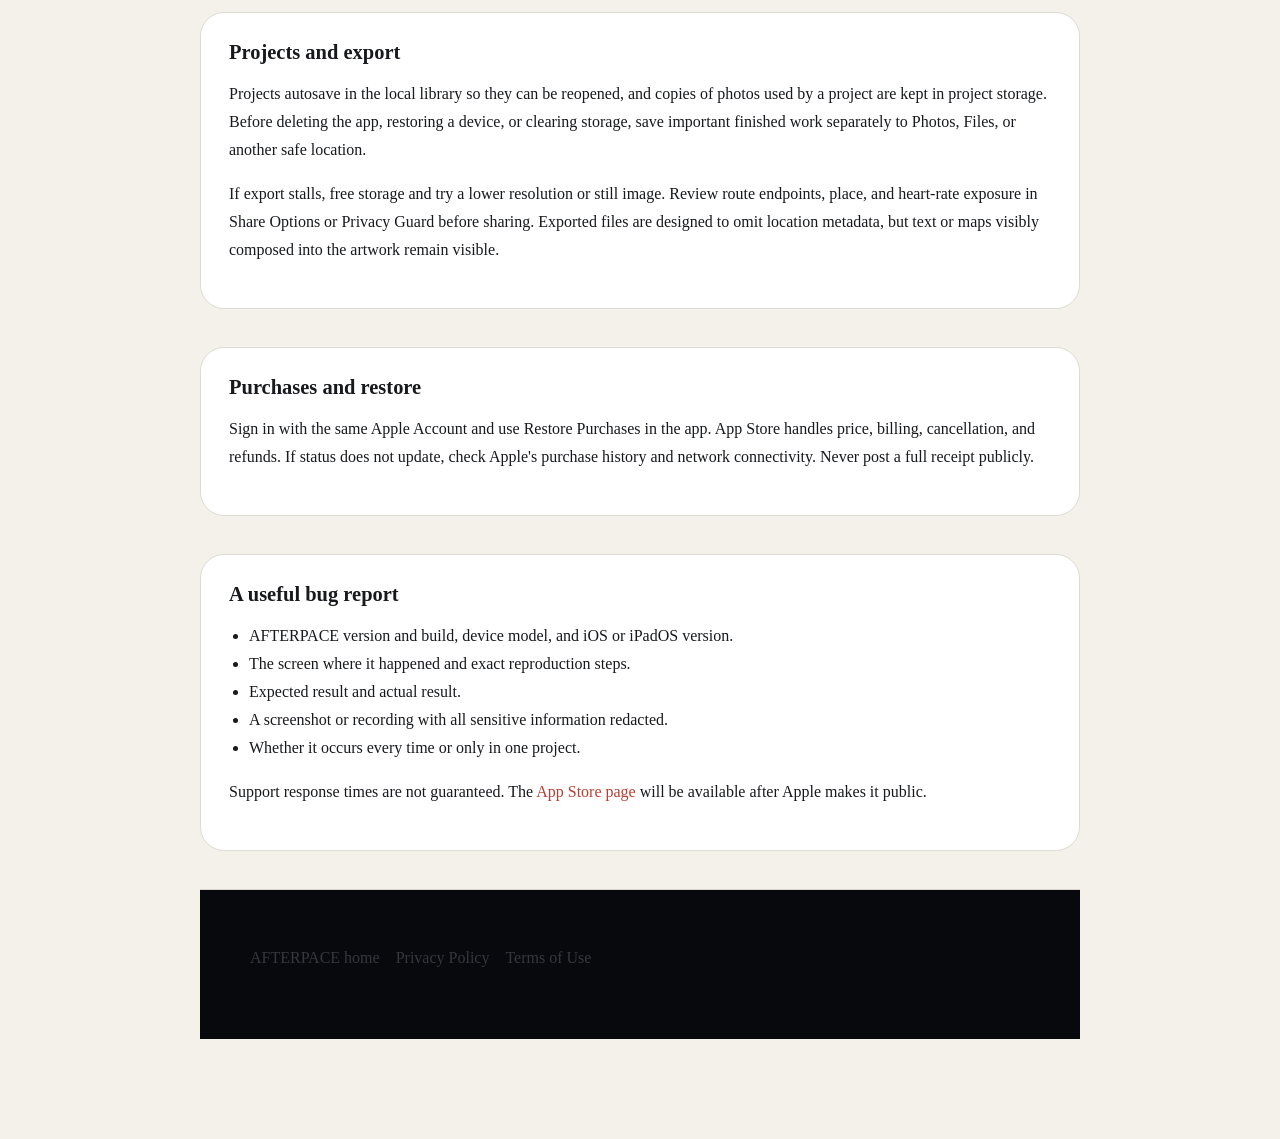
<file: support/index.html>
<!doctype html>
<html lang="ko" data-page="support">
<head>
  <meta charset="utf-8">
  <meta name="viewport" content="width=device-width, initial-scale=1, viewport-fit=cover">
  <meta name="theme-color" content="#0b0c0f">
  <meta name="robots" content="index,follow">
  <meta name="description" content="AFTERPACE의 운동·사진 가져오기, 프로젝트 재개, 내보내기와 구매 복원 도움말입니다.">
  <meta property="og:type" content="website">
  <meta property="og:site_name" content="AFTERPACE">
  <meta property="og:title" content="지원 — AFTERPACE">
  <meta property="og:description" content="AFTERPACE의 운동·사진 가져오기, 프로젝트 재개, 내보내기와 구매 복원 도움말입니다.">
  <meta property="og:image" content="https://bbdyno.github.io/AFTERPACE/assets/images/og-card.png">
  <meta property="og:url" content="https://bbdyno.github.io/AFTERPACE/support/">
  <meta name="twitter:card" content="summary_large_image">
  <meta name="twitter:title" content="지원 — AFTERPACE">
  <meta name="twitter:description" content="AFTERPACE의 운동·사진 가져오기, 프로젝트 재개, 내보내기와 구매 복원 도움말입니다.">
  <meta name="twitter:image" content="https://bbdyno.github.io/AFTERPACE/assets/images/og-card.png">
  <title>지원 — AFTERPACE</title>
  <link rel="canonical" href="https://bbdyno.github.io/AFTERPACE/support/">
  <link rel="icon" href="../assets/images/app-icon.png">
  <link rel="apple-touch-icon" href="../assets/images/app-icon.png">
  <link rel="stylesheet" href="../assets/site.css?v=20260730-4">
  <script src="../assets/legal.js?v=20260730-4" defer></script>
  <style>
    body{margin:0;background:#f4f1ea;color:#17191d}.legal-header{position:sticky;top:0;z-index:5;display:flex;align-items:center;gap:20px;padding:14px max(20px,calc((100vw - 1040px)/2));background:rgba(11,12,15,.94);color:#fff;backdrop-filter:blur(18px)}.legal-brand{display:flex;align-items:center;gap:10px;color:inherit;text-decoration:none;font-weight:800;letter-spacing:.08em}.legal-brand img{border-radius:9px}.legal-actions{display:flex;align-items:center;gap:5px;margin-left:auto}.legal-actions button{min-width:42px;min-height:40px;border:1px solid rgba(255,255,255,.2);border-radius:999px;background:transparent;color:#fff;font:inherit}.legal-actions button[aria-pressed="true"]{background:#fff;color:#111}.legal-shell{width:min(880px,calc(100% - 40px));margin:0 auto;padding:64px 0 100px}.legal-kicker{color:#e45745;font-size:.78rem;font-weight:800;letter-spacing:.14em}.legal-shell h1{max-width:760px;margin:.35em 0 .25em;font-size:clamp(2rem,6vw,4.5rem);line-height:1.02;letter-spacing:-.045em}.legal-lede{max-width:700px;color:#555b63;font-size:1.08rem;line-height:1.75}.legal-meta{display:flex;flex-wrap:wrap;gap:8px 18px;margin:24px 0 44px;color:#676c72;font-size:.9rem}.legal-section{margin:0 0 38px;padding:28px;background:#fff;border:1px solid #dedbd4;border-radius:24px}.legal-section h2{margin:0 0 14px;font-size:1.28rem}.legal-section h3{margin:24px 0 8px;font-size:1rem}.legal-section p,.legal-section li{line-height:1.75}.legal-section ul,.legal-section ol{padding-left:1.25rem}.legal-section a{color:#b83f31}.support-cta{display:inline-flex;align-items:center;min-height:48px;margin-top:8px;padding:0 20px;border-radius:999px;background:#17191d;color:#fff!important;text-decoration:none;font-weight:800}.legal-note{padding:18px 20px;border-left:4px solid #e45745;background:#fff4f1;border-radius:0 14px 14px 0}.legal-footer{display:flex;flex-wrap:wrap;gap:16px;padding-top:28px;border-top:1px solid #d8d4cc}.legal-footer a{color:#34383e}.skip-link{position:absolute;left:-10000px}.skip-link:focus{left:12px;top:12px;z-index:20;background:#fff;color:#111;padding:12px}@media(max-width:640px){.legal-header{padding:12px 16px}.legal-brand span{font-size:.82rem}.legal-shell{padding-top:44px}.legal-section{padding:21px;border-radius:19px}}
  </style>
  <style>.legal-actions button{min-width:44px;min-height:44px;cursor:pointer}.legal-section a,.legal-footer a{overflow-wrap:anywhere}@media(max-width:420px){.legal-header{gap:10px;padding-inline:12px}.legal-brand span{display:none}.legal-actions{gap:3px}}</style>
  <style>.legal-shell .legal-meta span{color:#676c72;border-color:#d8d4cc}</style>
</head>
<body>
  <a class="skip-link" href="#main" data-legal-copy="skip">본문으로 건너뛰기</a>
  <header class="legal-header">
    <a class="legal-brand" href="../"><img src="../assets/images/app-icon.png" alt="" width="34" height="34"><span>AFTERPACE</span></a>
    <div class="legal-actions" role="group" aria-label="언어" data-legal-copy-aria="language">
      <button type="button" data-language="ko" aria-pressed="true">KO</button>
      <button type="button" data-language="en" aria-pressed="false">EN</button>
      <button type="button" data-language="ja" aria-pressed="false">JA</button>
    </div>
  </header>

  <main class="legal-shell" id="main">
    <article data-lang-panel="ko">
      <p class="legal-kicker">SUPPORT · GET BACK TO MAKING</p>
      <h1>AFTERPACE 지원</h1>
      <p class="legal-lede">운동과 사진을 고르는 단계부터 프로젝트 재개, 내보내기까지 문제 해결 방법을 안내합니다.</p>
      <div class="legal-meta"><span>대상: iOS·iPadOS 18 이상</span><span>문서 버전 1.0</span><span>2026년 7월 29일</span></div>

      <section class="legal-section"><h2>지원 요청</h2><p>아래 도움말에서 자주 발생하는 문제와 해결 방법을 확인할 수 있습니다. 별도의 비공개 지원 연락처는 준비 중입니다.</p><p class="legal-note">지원 연락처가 공개되기 전에는 건강 수치, 정확한 운동 경로, 원본 사진, 영수증, Apple Account 정보를 외부에 게시하거나 전송하지 마세요.</p></section>

      <section class="legal-section"><h2>먼저 확인할 사항</h2><ol><li>AFTERPACE와 iOS·iPadOS를 최신 제공 버전으로 업데이트합니다.</li><li>앱을 완전히 종료했다가 다시 열고, 기기의 여유 저장 공간을 확인합니다.</li><li>설정 앱에서 Health 및 사진 권한을 확인합니다. 권한을 바꾸면 AFTERPACE를 다시 여세요.</li><li>문제가 특정 프로젝트에 한정되는지 새 프로젝트에서도 재현되는지 확인합니다.</li></ol></section>

      <section class="legal-section"><h2>운동을 불러오지 못할 때</h2><h3>Apple Health</h3><p>Health 연결은 사용자가 앱에서 직접 요청한 뒤 읽기 권한을 허용해야 합니다. 권한이 없거나 선택한 기간에 읽을 수 있는 운동이 없으면 결과가 비어 있을 수 있습니다. iOS는 앱에 사용자의 구체적인 권한 거부 상태를 항상 알려주지 않으므로, Health 앱에 기록이 있는지도 함께 확인하세요.</p><h3>파일과 이미지</h3><p>현재 가져오기 흐름은 GPX와 TCX를 지원합니다. FIT 및 Garmin 직접 연동은 현재 지원되는 것으로 간주하지 마세요. 운동 결과 스크린샷은 OCR 결과를 확인하고 잘못 읽힌 값은 직접 수정해 주세요. 언제든 수동 입력으로 운동을 만들 수 있습니다.</p></section>

      <section class="legal-section"><h2>사진을 불러오지 못할 때</h2><p>시스템 Photos Picker에서 직접 사진을 선택하는 방식은 별도 전체 보관함 권한 없이 사용할 수 있습니다. 자동 사진 추천은 사용자가 제한 또는 전체 사진 접근을 별도로 허용해야 하며, 권한 범위와 운동 시간대에 해당하는 사진이 없으면 추천이 비어 있을 수 있습니다. iCloud에만 있는 사진은 네트워크 상태나 시스템 다운로드 상태에 따라 바로 분석되지 않을 수 있으므로 직접 선택을 시도하세요.</p></section>

      <section class="legal-section"><h2>프로젝트와 내보내기</h2><p>프로젝트는 앱의 로컬 라이브러리에 자동 저장되어 다시 열 수 있고, 사용한 사진 사본도 프로젝트용 저장 공간에 유지됩니다. 앱 삭제, 기기 복원 또는 저장 공간 정리 전에는 중요한 완성본을 사진 앱이나 파일 앱 등 안전한 위치에 별도로 저장하세요.</p><p>내보내기가 멈추면 저장 공간을 확보하고 더 낮은 해상도 또는 정지 이미지로 다시 시도하세요. 공유 전 Share Options 또는 Privacy Guard에서 경로 시작·종료, 장소, 심박수 노출을 검토하세요. 내보낸 파일의 위치 메타데이터는 제거되도록 설계되어 있지만 작품 화면에 직접 표시된 텍스트·지도는 그대로 보입니다.</p></section>

      <section class="legal-section"><h2>구매와 복원</h2><p>같은 Apple Account로 로그인한 뒤 앱의 구매 복원 기능을 사용하세요. 가격, 청구, 해지와 환불은 App Store가 처리합니다. 구매 상태가 반영되지 않으면 Apple의 구매 내역과 네트워크 상태를 확인하고, 영수증 전체를 외부에 게시하지 마세요.</p></section>

      <section class="legal-section"><h2>좋은 오류 보고서</h2><ul><li>AFTERPACE 버전과 빌드, 기기 모델, iOS·iPadOS 버전</li><li>문제가 생긴 화면과 재현 순서</li><li>예상한 결과와 실제 결과</li><li>모든 민감정보를 가린 화면 녹화 또는 스크린샷</li><li>항상 재현되는지, 특정 프로젝트에서만 발생하는지</li></ul><p>지원 응답 시간은 보장되지 않습니다. <a href="https://apps.apple.com/app/id6795422558">App Store 앱 페이지</a>는 Apple에서 공개된 뒤 이용할 수 있습니다.</p></section>
    </article>

    <article data-lang-panel="en" hidden>
      <p class="legal-kicker">SUPPORT · GET BACK TO MAKING</p>
      <h1>AFTERPACE Support</h1>
      <p class="legal-lede">Find help from workout and photo selection through reopening a project and export.</p>
      <div class="legal-meta"><span>Requires iOS or iPadOS 18+</span><span>Document version 1.0</span><span>July 29, 2026</span></div>

      <section class="legal-section"><h2>Request support</h2><p>Use the troubleshooting guidance below for common issues. A separate private support channel is being prepared.</p><p class="legal-note">Until that channel is published, do not post or send health values, precise workout routes, original photos, receipts, or Apple Account information elsewhere.</p></section>
      <section class="legal-section"><h2>Check these first</h2><ol><li>Update AFTERPACE and iOS or iPadOS to the latest version available to you.</li><li>Quit and reopen the app, then confirm that the device has free storage.</li><li>Review Health and Photos access in Settings. Reopen AFTERPACE after changing permission.</li><li>Check whether the issue also occurs in a new project or only one existing project.</li></ol></section>
      <section class="legal-section"><h2>If workouts do not appear</h2><h3>Apple Health</h3><p>You must explicitly request Health connection in the app and grant read access. Results may be empty if access is unavailable or there are no readable workouts in the chosen period. iOS does not always reveal a specific denial state to an app, so also confirm that the workout exists in Health.</p><h3>Files and images</h3><p>The current import flow supports GPX and TCX. Do not assume FIT or direct Garmin connection is currently supported. Review OCR results from workout screenshots and correct misread values. Manual workout entry is always available.</p></section>
      <section class="legal-section"><h2>If photos do not appear</h2><p>You can choose photos directly with the system Photos Picker without granting full-library access. Automatic recommendations require separate limited or full Photos access and can be empty if no photo in the permitted set matches the workout time. A photo stored only in iCloud may not be immediately available for analysis depending on system download and network state; try direct selection.</p></section>
      <section class="legal-section"><h2>Projects and export</h2><p>Projects autosave in the local library so they can be reopened, and copies of photos used by a project are kept in project storage. Before deleting the app, restoring a device, or clearing storage, save important finished work separately to Photos, Files, or another safe location.</p><p>If export stalls, free storage and try a lower resolution or still image. Review route endpoints, place, and heart-rate exposure in Share Options or Privacy Guard before sharing. Exported files are designed to omit location metadata, but text or maps visibly composed into the artwork remain visible.</p></section>
      <section class="legal-section"><h2>Purchases and restore</h2><p>Sign in with the same Apple Account and use Restore Purchases in the app. App Store handles price, billing, cancellation, and refunds. If status does not update, check Apple's purchase history and network connectivity. Never post a full receipt publicly.</p></section>
      <section class="legal-section"><h2>A useful bug report</h2><ul><li>AFTERPACE version and build, device model, and iOS or iPadOS version.</li><li>The screen where it happened and exact reproduction steps.</li><li>Expected result and actual result.</li><li>A screenshot or recording with all sensitive information redacted.</li><li>Whether it occurs every time or only in one project.</li></ul><p>Support response times are not guaranteed. The <a href="https://apps.apple.com/app/id6795422558">App Store page</a> will be available after Apple makes it public.</p></section>
    </article>

    <article data-lang-panel="ja" hidden>
      <p class="legal-kicker">SUPPORT · GET BACK TO MAKING</p>
      <h1>AFTERPACE サポート</h1>
      <p class="legal-lede">ワークアウト・写真の選択から、プロジェクトの再開、書き出しまでのトラブル解決をご案内します。</p>
      <div class="legal-meta"><span>iOS・iPadOS 18以降</span><span>文書バージョン1.0</span><span>2026年7月29日</span></div>

      <section class="legal-section"><h2>サポートを依頼する</h2><p>よくある問題は、下のトラブルシューティングをご確認ください。個別の非公開サポート窓口は準備中です。</p><p class="legal-note">窓口が公開されるまでは、健康値、正確なルート、元写真、レシート、Apple Account情報を外部へ投稿・送信しないでください。</p></section>
      <section class="legal-section"><h2>最初に確認すること</h2><ol><li>AFTERPACEとiOS・iPadOSを利用可能な最新バージョンへ更新します。</li><li>アプリを終了して開き直し、端末の空き容量を確認します。</li><li>設定アプリでHealthと写真の権限を確認し、変更後はAFTERPACEを開き直します。</li><li>新しいプロジェクトでも発生するか、特定プロジェクトだけか確認します。</li></ol></section>
      <section class="legal-section"><h2>ワークアウトが表示されない場合</h2><h3>Apple Health</h3><p>アプリ内でHealth接続を明示的に要求し、読み取りを許可する必要があります。権限がない場合や指定期間に読める記録がない場合、結果が空になることがあります。iOSは拒否状態を常にアプリへ通知するとは限らないため、Healthアプリに対象記録があることも確認してください。</p><h3>ファイルと画像</h3><p>現行の読み込みフローはGPXとTCXに対応します。FITやGarmin直接接続が現在対応済みだとはみなさないでください。結果スクリーンショットのOCRは数値を確認し、誤りを修正してください。手入力も利用できます。</p></section>
      <section class="legal-section"><h2>写真が表示されない場合</h2><p>システムのPhotos Pickerなら、全ライブラリ権限なしで写真を直接選べます。自動提案には限定または全写真への別の許可が必要で、許可範囲とワークアウト時間に合う写真がなければ空になることがあります。iCloudにだけある写真は、通信やシステムのダウンロード状態によりすぐ分析できない場合があるため、直接選択を試してください。</p></section>
      <section class="legal-section"><h2>プロジェクトと書き出し</h2><p>プロジェクトはローカルライブラリへ自動保存され、再び開くことができます。使用した写真のコピーもプロジェクト用領域に保持されます。アプリ削除、端末復元、容量整理の前に、重要な完成作品をPhotosやFilesなど安全な場所へ保存してください。</p><p>書き出しが止まる場合は空き容量を増やし、低い解像度または静止画で試してください。共有前にShare OptionsまたはPrivacy Guardでルート端点、場所、心拍数を確認してください。書き出しファイルは位置メタデータを含めない設計ですが、作品内に見える文字や地図はそのまま表示されます。</p></section>
      <section class="legal-section"><h2>購入と復元</h2><p>同じApple Accountでサインインし、アプリの「購入を復元」を使ってください。価格、請求、解約、返金はApp Storeが処理します。反映されない場合はAppleの購入履歴と通信状態を確認し、レシート全体を外部へ投稿しないでください。</p></section>
      <section class="legal-section"><h2>有用な不具合報告</h2><ul><li>AFTERPACEのバージョン・ビルド、端末、iOS・iPadOSのバージョン</li><li>発生した画面と再現手順</li><li>期待した結果と実際の結果</li><li>機微情報を隠したスクリーンショットまたは画面収録</li><li>毎回発生するか、特定プロジェクトだけか</li></ul><p>サポートの応答時間は保証されません。<a href="https://apps.apple.com/app/id6795422558">App Storeページ</a>はAppleで公開された後に利用できます。</p></section>
    </article>

    <footer class="legal-footer"><a href="../" data-legal-copy="home">AFTERPACE 홈</a><a href="../privacy/" data-legal-copy="privacy">개인정보처리방침</a><a href="../terms/" data-legal-copy="terms">이용약관</a></footer>
  </main>
</body>
</html>
</file>
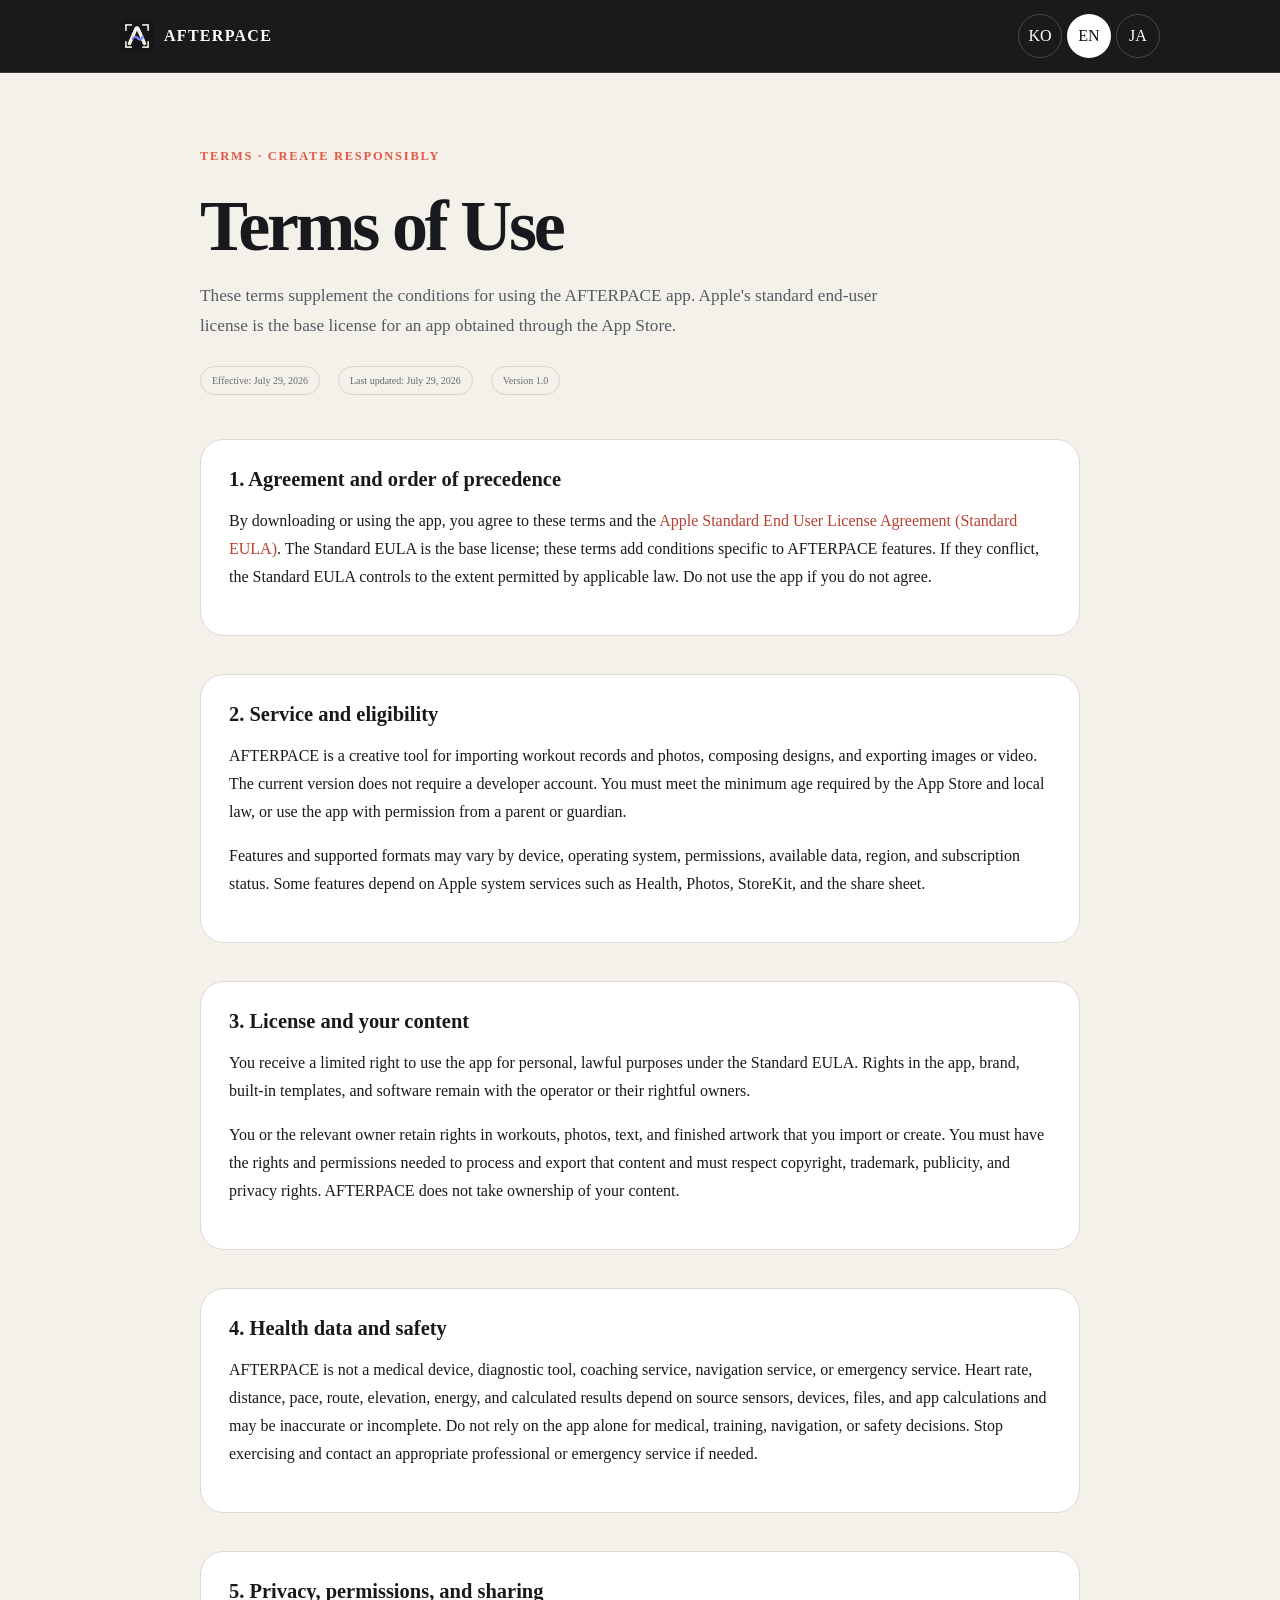
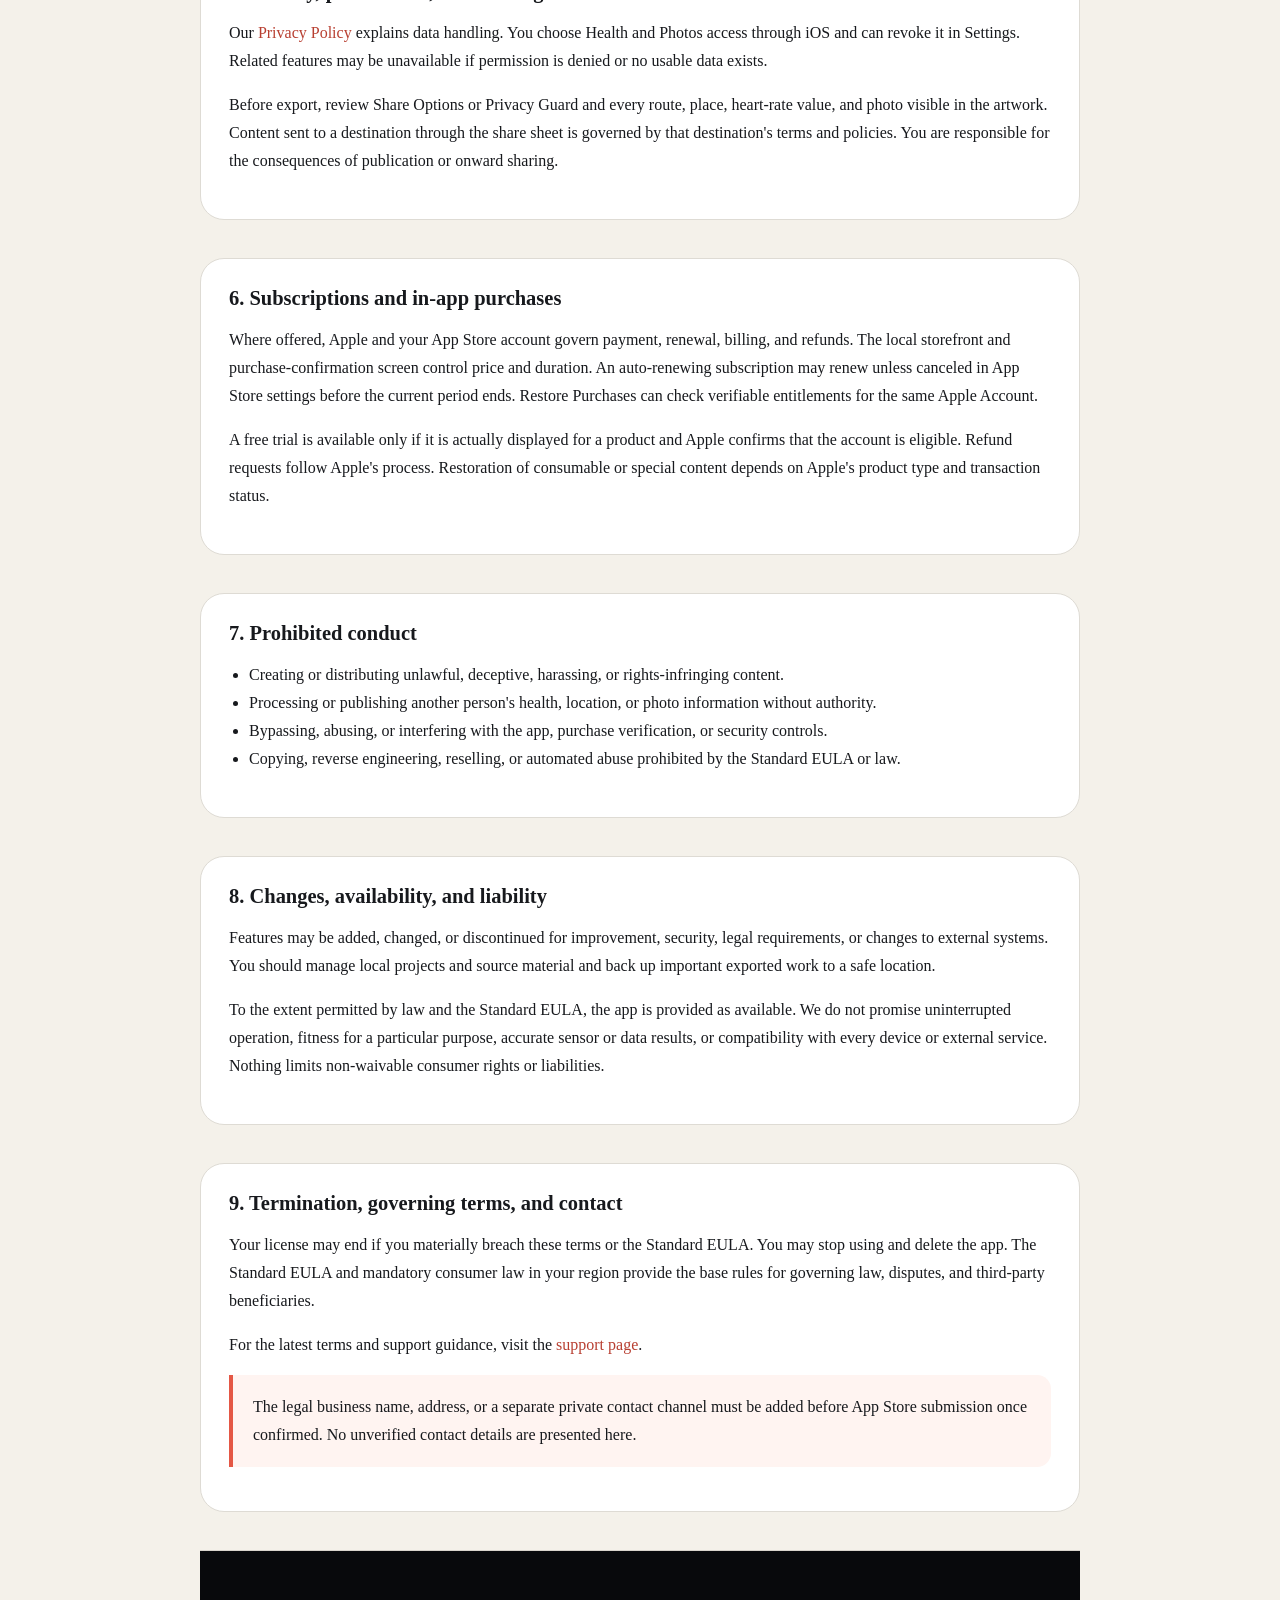
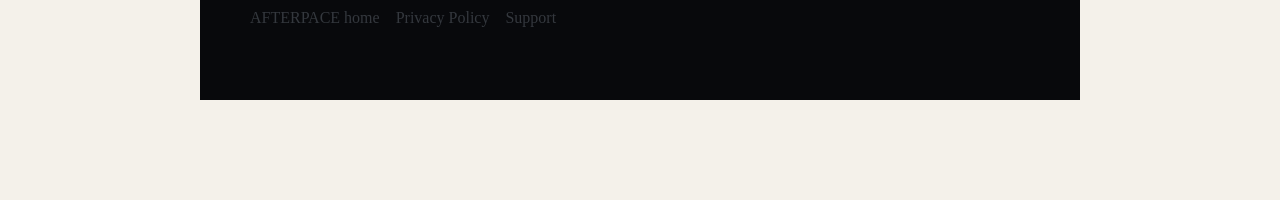
<file: terms/index.html>
<!doctype html>
<html lang="ko" data-page="terms">
<head>
  <meta charset="utf-8">
  <meta name="viewport" content="width=device-width, initial-scale=1, viewport-fit=cover">
  <meta name="theme-color" content="#0b0c0f">
  <meta name="robots" content="index,follow">
  <meta name="description" content="AFTERPACE 앱 사용, 사용자 콘텐츠, 개인정보, 구매와 책임 범위를 설명하는 이용약관입니다.">
  <meta property="og:type" content="website">
  <meta property="og:site_name" content="AFTERPACE">
  <meta property="og:title" content="이용약관 — AFTERPACE">
  <meta property="og:description" content="AFTERPACE 앱 사용, 사용자 콘텐츠, 개인정보, 구매와 책임 범위를 설명하는 이용약관입니다.">
  <meta property="og:image" content="https://bbdyno.github.io/AFTERPACE/assets/images/og-card.png">
  <meta property="og:url" content="https://bbdyno.github.io/AFTERPACE/terms/">
  <meta name="twitter:card" content="summary_large_image">
  <meta name="twitter:title" content="이용약관 — AFTERPACE">
  <meta name="twitter:description" content="AFTERPACE 앱 사용, 사용자 콘텐츠, 개인정보, 구매와 책임 범위를 설명하는 이용약관입니다.">
  <meta name="twitter:image" content="https://bbdyno.github.io/AFTERPACE/assets/images/og-card.png">
  <title>이용약관 — AFTERPACE</title>
  <link rel="canonical" href="https://bbdyno.github.io/AFTERPACE/terms/">
  <link rel="icon" href="../assets/images/app-icon.png">
  <link rel="apple-touch-icon" href="../assets/images/app-icon.png">
  <link rel="stylesheet" href="../assets/site.css?v=20260730-4">
  <script src="../assets/legal.js?v=20260730-4" defer></script>
  <style>
    body{margin:0;background:#f4f1ea;color:#17191d}.legal-header{position:sticky;top:0;z-index:5;display:flex;align-items:center;gap:20px;padding:14px max(20px,calc((100vw - 1040px)/2));background:rgba(11,12,15,.94);color:#fff;backdrop-filter:blur(18px)}.legal-brand{display:flex;align-items:center;gap:10px;color:inherit;text-decoration:none;font-weight:800;letter-spacing:.08em}.legal-brand img{border-radius:9px}.legal-actions{display:flex;align-items:center;gap:5px;margin-left:auto}.legal-actions button{min-width:42px;min-height:40px;border:1px solid rgba(255,255,255,.2);border-radius:999px;background:transparent;color:#fff;font:inherit}.legal-actions button[aria-pressed="true"]{background:#fff;color:#111}.legal-shell{width:min(880px,calc(100% - 40px));margin:0 auto;padding:64px 0 100px}.legal-kicker{color:#e45745;font-size:.78rem;font-weight:800;letter-spacing:.14em}.legal-shell h1{max-width:760px;margin:.35em 0 .25em;font-size:clamp(2rem,6vw,4.5rem);line-height:1.02;letter-spacing:-.045em}.legal-lede{max-width:700px;color:#555b63;font-size:1.08rem;line-height:1.75}.legal-meta{display:flex;flex-wrap:wrap;gap:8px 18px;margin:24px 0 44px;color:#676c72;font-size:.9rem}.legal-section{margin:0 0 38px;padding:28px;background:#fff;border:1px solid #dedbd4;border-radius:24px}.legal-section h2{margin:0 0 14px;font-size:1.28rem}.legal-section h3{margin:24px 0 8px;font-size:1rem}.legal-section p,.legal-section li{line-height:1.75}.legal-section ul{padding-left:1.25rem}.legal-section a{color:#b83f31}.legal-note{padding:18px 20px;border-left:4px solid #e45745;background:#fff4f1;border-radius:0 14px 14px 0}.legal-footer{display:flex;flex-wrap:wrap;gap:16px;padding-top:28px;border-top:1px solid #d8d4cc}.legal-footer a{color:#34383e}.skip-link{position:absolute;left:-10000px}.skip-link:focus{left:12px;top:12px;z-index:20;background:#fff;color:#111;padding:12px}@media(max-width:640px){.legal-header{padding:12px 16px}.legal-brand span{font-size:.82rem}.legal-shell{padding-top:44px}.legal-section{padding:21px;border-radius:19px}}
  </style>
  <style>.legal-actions button{min-width:44px;min-height:44px;cursor:pointer}.legal-section a,.legal-footer a{overflow-wrap:anywhere}@media(max-width:420px){.legal-header{gap:10px;padding-inline:12px}.legal-brand span{display:none}.legal-actions{gap:3px}}</style>
  <style>.legal-shell .legal-meta span{color:#676c72;border-color:#d8d4cc}</style>
</head>
<body>
  <a class="skip-link" href="#main" data-legal-copy="skip">본문으로 건너뛰기</a>
  <header class="legal-header">
    <a class="legal-brand" href="../"><img src="../assets/images/app-icon.png" alt="" width="34" height="34"><span>AFTERPACE</span></a>
    <div class="legal-actions" role="group" aria-label="언어" data-legal-copy-aria="language">
      <button type="button" data-language="ko" aria-pressed="true">KO</button>
      <button type="button" data-language="en" aria-pressed="false">EN</button>
      <button type="button" data-language="ja" aria-pressed="false">JA</button>
    </div>
  </header>

  <main class="legal-shell" id="main">
    <article data-lang-panel="ko">
      <p class="legal-kicker">TERMS · CREATE RESPONSIBLY</p>
      <h1>이용약관</h1>
      <p class="legal-lede">본 약관은 AFTERPACE 앱 이용에 관한 추가 조건입니다. App Store를 통한 앱 사용 라이선스에는 Apple의 표준 최종 사용자 사용권 계약이 기본으로 적용됩니다.</p>
      <div class="legal-meta"><span>시행일: 2026년 7월 29일</span><span>최종 수정: 2026년 7월 29일</span><span>버전 1.0</span></div>

      <section class="legal-section"><h2>1. 약관의 동의와 적용 순서</h2><p>앱을 다운로드하거나 사용하면 본 약관과 <a href="https://www.apple.com/legal/internet-services/itunes/dev/stdeula/">Apple Standard End User License Agreement(Standard EULA)</a>에 동의하는 것으로 봅니다. Standard EULA가 앱 라이선스의 기본 조건이며, 본 약관은 AFTERPACE 기능에 관한 추가 조건입니다. 두 문서가 충돌하면 적용 법률이 허용하는 범위에서 Standard EULA가 우선합니다. 동의하지 않으면 앱을 사용하지 마세요.</p></section>

      <section class="legal-section"><h2>2. 서비스와 이용 자격</h2><p>AFTERPACE는 운동 기록과 사진을 불러와 디자인하고 이미지 또는 영상으로 내보내는 창작 도구입니다. 현재 버전은 개발자 계정 가입 없이 동작합니다. 사용자는 App Store와 지역 법률이 요구하는 최소 연령을 충족해야 하며, 그렇지 않다면 보호자의 동의를 받아야 합니다.</p><p>기능과 지원 형식은 기기, 운영체제, 권한, 보유 데이터, 지역 및 구독 상태에 따라 달라질 수 있습니다. 서비스의 일부는 Apple Health, Photos, StoreKit, 공유 시트 등 Apple 시스템 기능에 의존합니다.</p></section>

      <section class="legal-section"><h2>3. 사용권과 사용자 콘텐츠</h2><p>Standard EULA에 따라 개인적이고 적법한 목적으로 앱을 사용할 수 있는 제한적 사용권이 부여됩니다. 앱, 브랜드, 기본 템플릿과 소프트웨어에 관한 권리는 운영자 또는 정당한 권리자에게 남습니다.</p><p>사용자가 가져온 운동 기록, 사진, 문구와 완성 작품에 대한 권리는 사용자 또는 해당 권리자에게 남습니다. 사용자는 콘텐츠를 앱에서 처리하고 내보내는 데 필요한 권리와 동의를 보유해야 하며, 타인의 초상권·저작권·상표권·개인정보를 침해하지 않아야 합니다. AFTERPACE는 사용자 콘텐츠에 대한 소유권을 취득하지 않습니다.</p></section>

      <section class="legal-section"><h2>4. 건강·운동 정보와 안전</h2><p>AFTERPACE는 의료기기, 진단 도구, 코칭 또는 긴급 구조 서비스가 아닙니다. 심박수, 거리, 페이스, 경로, 고도, 소모 에너지와 계산 결과는 원본 기기·센서·파일의 정확도와 앱의 계산 방식에 따라 달라질 수 있습니다. 의료 판단, 운동 처방, 길 안내 또는 안전 결정을 앱의 결과에만 의존하지 마세요. 이상 증상이 있으면 운동을 중단하고 적절한 전문가 또는 긴급 서비스에 연락하세요.</p></section>

      <section class="legal-section"><h2>5. 개인정보, 권한과 공유</h2><p>정보 처리 방식은 <a href="../privacy/">개인정보처리방침</a>에 설명되어 있습니다. Health·사진 접근은 사용자가 iOS 권한 화면에서 선택하며 언제든 설정에서 철회할 수 있습니다. 권한을 거부하거나 데이터가 없으면 관련 기능이 제한될 수 있습니다.</p><p>사용자는 내보내기 전 Share Options 또는 Privacy Guard 설정과 작품에 표시되는 경로, 장소, 심박수, 사진을 확인해야 합니다. 공유 시트에서 선택한 서비스나 수신자에게 전달된 콘텐츠는 그 서비스의 약관과 방침이 적용되며, 공개 또는 재공유 결과는 사용자가 책임집니다.</p></section>

      <section class="legal-section"><h2>6. 구독과 인앱 구매</h2><p>표시되는 경우 구독과 인앱 구매의 결제, 갱신, 청구 및 환불은 Apple과 사용자의 App Store 계정 조건에 따라 처리됩니다. 가격과 기간은 구매 확인 화면의 현지 스토어 표시가 기준입니다. 자동 갱신 구독은 현재 기간 종료 전에 App Store 설정에서 해지하지 않으면 갱신될 수 있습니다. 구매 복원 기능으로 같은 Apple Account의 검증 가능한 이용 권한을 확인할 수 있습니다.</p><p>무료 체험은 상품 화면에 실제로 표시되고 Apple이 해당 계정의 자격을 인정하는 경우에만 제공됩니다. 환불 요청은 Apple의 절차를 이용해야 하며, 소모성 항목이나 특별 콘텐츠의 복원 가능 여부는 Apple의 상품 유형과 거래 상태에 따릅니다.</p></section>

      <section class="legal-section"><h2>7. 금지 행위</h2><ul><li>불법, 기만, 괴롭힘 또는 타인의 권리를 침해하는 콘텐츠 제작·배포</li><li>권한 없이 타인의 건강, 위치 또는 사진 정보를 처리하거나 공개하는 행위</li><li>앱·구매 검증·보안 기능을 우회, 악용 또는 방해하는 행위</li><li>Standard EULA 또는 적용 법률이 금지하는 복제, 역설계, 재판매 및 자동화된 남용</li></ul></section>

      <section class="legal-section"><h2>8. 변경, 중단과 책임 제한</h2><p>앱은 개선, 보안, 법적 요구 또는 외부 시스템 변경을 위해 기능을 추가·변경·중단할 수 있습니다. 로컬 프로젝트와 원본 자료는 사용자가 별도로 관리하고 중요한 결과물을 안전한 위치에 백업해야 합니다.</p><p>앱은 적용 법률과 Standard EULA가 허용하는 범위에서 현재 상태로 제공됩니다. 중단 없는 동작, 특정 목적 적합성, 데이터·센서 결과의 정확성 또는 모든 기기·외부 서비스와의 호환성을 보장하지 않습니다. 법률상 배제할 수 없는 소비자 권리와 책임은 제한하지 않습니다.</p></section>

      <section class="legal-section"><h2>9. 종료, 준거 조건과 문의</h2><p>본 약관 또는 Standard EULA를 중대하게 위반하면 사용권이 종료될 수 있습니다. 사용자는 앱을 삭제하고 사용을 중단할 수 있습니다. 준거법, 분쟁 해결과 제3자 수익자에 관한 기본 조건은 Standard EULA 및 사용자의 지역에서 강제 적용되는 소비자 법률을 따릅니다.</p><p>약관 및 지원 관련 최신 안내는 <a href="../support/">지원 페이지</a>에서 확인해 주세요.</p><p class="legal-note">배포 주체의 법적 상호·주소 또는 별도 비공개 문의 채널은 확인 후 App Store 제출 전에 추가해야 합니다. 확인되지 않은 연락처는 기재하지 않았습니다.</p></section>
    </article>

    <article data-lang-panel="en" hidden>
      <p class="legal-kicker">TERMS · CREATE RESPONSIBLY</p>
      <h1>Terms of Use</h1>
      <p class="legal-lede">These terms supplement the conditions for using the AFTERPACE app. Apple's standard end-user license is the base license for an app obtained through the App Store.</p>
      <div class="legal-meta"><span>Effective: July 29, 2026</span><span>Last updated: July 29, 2026</span><span>Version 1.0</span></div>

      <section class="legal-section"><h2>1. Agreement and order of precedence</h2><p>By downloading or using the app, you agree to these terms and the <a href="https://www.apple.com/legal/internet-services/itunes/dev/stdeula/">Apple Standard End User License Agreement (Standard EULA)</a>. The Standard EULA is the base license; these terms add conditions specific to AFTERPACE features. If they conflict, the Standard EULA controls to the extent permitted by applicable law. Do not use the app if you do not agree.</p></section>
      <section class="legal-section"><h2>2. Service and eligibility</h2><p>AFTERPACE is a creative tool for importing workout records and photos, composing designs, and exporting images or video. The current version does not require a developer account. You must meet the minimum age required by the App Store and local law, or use the app with permission from a parent or guardian.</p><p>Features and supported formats may vary by device, operating system, permissions, available data, region, and subscription status. Some features depend on Apple system services such as Health, Photos, StoreKit, and the share sheet.</p></section>
      <section class="legal-section"><h2>3. License and your content</h2><p>You receive a limited right to use the app for personal, lawful purposes under the Standard EULA. Rights in the app, brand, built-in templates, and software remain with the operator or their rightful owners.</p><p>You or the relevant owner retain rights in workouts, photos, text, and finished artwork that you import or create. You must have the rights and permissions needed to process and export that content and must respect copyright, trademark, publicity, and privacy rights. AFTERPACE does not take ownership of your content.</p></section>
      <section class="legal-section"><h2>4. Health data and safety</h2><p>AFTERPACE is not a medical device, diagnostic tool, coaching service, navigation service, or emergency service. Heart rate, distance, pace, route, elevation, energy, and calculated results depend on source sensors, devices, files, and app calculations and may be inaccurate or incomplete. Do not rely on the app alone for medical, training, navigation, or safety decisions. Stop exercising and contact an appropriate professional or emergency service if needed.</p></section>
      <section class="legal-section"><h2>5. Privacy, permissions, and sharing</h2><p>Our <a href="../privacy/">Privacy Policy</a> explains data handling. You choose Health and Photos access through iOS and can revoke it in Settings. Related features may be unavailable if permission is denied or no usable data exists.</p><p>Before export, review Share Options or Privacy Guard and every route, place, heart-rate value, and photo visible in the artwork. Content sent to a destination through the share sheet is governed by that destination's terms and policies. You are responsible for the consequences of publication or onward sharing.</p></section>
      <section class="legal-section"><h2>6. Subscriptions and in-app purchases</h2><p>Where offered, Apple and your App Store account govern payment, renewal, billing, and refunds. The local storefront and purchase-confirmation screen control price and duration. An auto-renewing subscription may renew unless canceled in App Store settings before the current period ends. Restore Purchases can check verifiable entitlements for the same Apple Account.</p><p>A free trial is available only if it is actually displayed for a product and Apple confirms that the account is eligible. Refund requests follow Apple's process. Restoration of consumable or special content depends on Apple's product type and transaction status.</p></section>
      <section class="legal-section"><h2>7. Prohibited conduct</h2><ul><li>Creating or distributing unlawful, deceptive, harassing, or rights-infringing content.</li><li>Processing or publishing another person's health, location, or photo information without authority.</li><li>Bypassing, abusing, or interfering with the app, purchase verification, or security controls.</li><li>Copying, reverse engineering, reselling, or automated abuse prohibited by the Standard EULA or law.</li></ul></section>
      <section class="legal-section"><h2>8. Changes, availability, and liability</h2><p>Features may be added, changed, or discontinued for improvement, security, legal requirements, or changes to external systems. You should manage local projects and source material and back up important exported work to a safe location.</p><p>To the extent permitted by law and the Standard EULA, the app is provided as available. We do not promise uninterrupted operation, fitness for a particular purpose, accurate sensor or data results, or compatibility with every device or external service. Nothing limits non-waivable consumer rights or liabilities.</p></section>
      <section class="legal-section"><h2>9. Termination, governing terms, and contact</h2><p>Your license may end if you materially breach these terms or the Standard EULA. You may stop using and delete the app. The Standard EULA and mandatory consumer law in your region provide the base rules for governing law, disputes, and third-party beneficiaries.</p><p>For the latest terms and support guidance, visit the <a href="../support/">support page</a>.</p><p class="legal-note">The legal business name, address, or a separate private contact channel must be added before App Store submission once confirmed. No unverified contact details are presented here.</p></section>
    </article>

    <article data-lang-panel="ja" hidden>
      <p class="legal-kicker">TERMS · CREATE RESPONSIBLY</p>
      <h1>利用規約</h1>
      <p class="legal-lede">本規約は、AFTERPACEアプリの利用条件を補足するものです。App Storeから入手したアプリの基本ライセンスには、Appleの標準エンドユーザー使用許諾契約が適用されます。</p>
      <div class="legal-meta"><span>施行日：2026年7月29日</span><span>最終更新：2026年7月29日</span><span>バージョン1.0</span></div>

      <section class="legal-section"><h2>1. 同意と優先順位</h2><p>アプリをダウンロードまたは使用することで、本規約と<a href="https://www.apple.com/legal/internet-services/itunes/dev/stdeula/">Apple Standard End User License Agreement（Standard EULA）</a>に同意したものとみなされます。Standard EULAが基本ライセンスであり、本規約はAFTERPACE固有の条件を追加します。両者が矛盾する場合、適用法が認める範囲でStandard EULAが優先します。同意できない場合は使用しないでください。</p></section>
      <section class="legal-section"><h2>2. サービスと利用資格</h2><p>AFTERPACEは、ワークアウト記録と写真を読み込み、デザインして画像または動画として書き出す制作ツールです。現行版は開発者アカウント登録なしで動作します。App Storeと地域法が定める最低年齢を満たすか、保護者の許可を得て利用してください。</p><p>機能と対応形式は、端末、OS、権限、利用可能なデータ、地域、購読状態により異なる場合があります。一部はHealth、Photos、StoreKit、共有シートなどAppleのシステム機能に依存します。</p></section>
      <section class="legal-section"><h2>3. ライセンスとユーザーコンテンツ</h2><p>Standard EULAに従い、個人的かつ適法な目的でアプリを使う限定的な権利が付与されます。アプリ、ブランド、標準テンプレート、ソフトウェアの権利は運営者または正当な権利者に留保されます。</p><p>読み込んだワークアウト、写真、文章、完成作品の権利はユーザーまたは各権利者に残ります。処理・書き出しに必要な権利と許可を持ち、著作権、商標権、肖像権、プライバシーを侵害しないでください。AFTERPACEがユーザーコンテンツの所有権を取得することはありません。</p></section>
      <section class="legal-section"><h2>4. 健康情報と安全</h2><p>AFTERPACEは医療機器、診断、コーチング、ナビゲーション、緊急サービスではありません。心拍数、距離、ペース、ルート、高度、エネルギー、計算結果は元のセンサー・端末・ファイルと計算方法に左右され、不正確または不完全な場合があります。医療、トレーニング、道案内、安全の判断をアプリだけに依存しないでください。異常を感じた場合は運動を中止し、適切な専門家または緊急サービスへ連絡してください。</p></section>
      <section class="legal-section"><h2>5. プライバシー、権限、共有</h2><p>情報の取扱いは<a href="../privacy/">プライバシーポリシー</a>に記載しています。Health・写真へのアクセスはiOSで選択し、設定から取り消せます。拒否した場合や利用可能なデータがない場合、関連機能は使えません。</p><p>書き出す前にShare OptionsまたはPrivacy Guardと、作品に表示されるルート、場所、心拍数、写真を確認してください。共有先に渡ったコンテンツには共有先の規約とポリシーが適用され、公開や再共有の結果はユーザーの責任となります。</p></section>
      <section class="legal-section"><h2>6. 購読とアプリ内課金</h2><p>提供される場合、決済、更新、請求、返金にはAppleとApp Storeアカウントの条件が適用されます。価格と期間は現地ストアの購入確認画面が基準です。自動更新購読は、現在期間の終了前にApp Store設定で解約しない限り更新される場合があります。同じApple Accountの検証可能な利用権は「購入を復元」で確認できます。</p><p>無料トライアルは、商品画面に実際に表示され、Appleがアカウントを対象と判断した場合のみ利用できます。返金はAppleの手続きを利用してください。消耗型または特別コンテンツの復元可否はAppleの商品種別と取引状態によります。</p></section>
      <section class="legal-section"><h2>7. 禁止事項</h2><ul><li>違法、虚偽、嫌がらせ、または他者の権利を侵害するコンテンツの制作・配布</li><li>権限なく他者の健康、位置、写真情報を処理・公開する行為</li><li>アプリ、購入検証、セキュリティ機能の回避、悪用、妨害</li><li>Standard EULAまたは法律が禁じる複製、リバースエンジニアリング、再販売、自動化された乱用</li></ul></section>
      <section class="legal-section"><h2>8. 変更、提供状況、責任制限</h2><p>改善、セキュリティ、法的要件、外部システムの変更により、機能を追加・変更・終了する場合があります。ローカルプロジェクトと元資料を管理し、重要な書き出し結果は安全な場所へバックアップしてください。</p><p>法律とStandard EULAが認める範囲で、アプリは提供可能な状態で提供されます。中断のない動作、特定目的への適合、センサー・データ結果の正確性、すべての端末・外部サービスとの互換性を保証しません。放棄できない消費者の権利や責任は制限されません。</p></section>
      <section class="legal-section"><h2>9. 終了、準拠条件、連絡先</h2><p>本規約またはStandard EULAへの重大な違反がある場合、ライセンスが終了することがあります。ユーザーはアプリを削除して利用を終了できます。準拠法、紛争、第三者受益者の基本条件はStandard EULAおよび地域で強制適用される消費者法に従います。</p><p>規約およびサポートに関する最新案内は、<a href="../support/">サポートページ</a>をご確認ください。</p><p class="legal-note">法的な事業者名・住所または非公開の連絡手段は、確定後、App Store提出前に追加する必要があります。未確認の連絡先は記載していません。</p></section>
    </article>

    <footer class="legal-footer"><a href="../" data-legal-copy="home">AFTERPACE 홈</a><a href="../privacy/" data-legal-copy="privacy">개인정보처리방침</a><a href="../support/" data-legal-copy="support">지원</a></footer>
  </main>
</body>
</html>
</file>
<file: assets/site.css>
:root {
  --black: #090a0d;
  --black-soft: #121318;
  --ink: #101114;
  --paper: #f5f5f2;
  --white: #ffffff;
  --muted: #686a73;
  --line: rgba(18, 19, 24, 0.12);
  --line-dark: rgba(255, 255, 255, 0.14);
  --coral: #ff715e;
  --violet: #7874ff;
  --mint: #65e6c3;
  --content: min(1180px, calc(100vw - 48px));
  --radius: 32px;
  --shadow: 0 34px 90px rgba(0, 0, 0, 0.24);
}

* { box-sizing: border-box; }
html { scroll-behavior: smooth; background: var(--black); }
body {
  margin: 0;
  color: var(--ink);
  background: var(--paper);
  font-family: "Helvetica Neue", Helvetica, Arial, "Apple SD Gothic Neo", "Noto Sans KR", sans-serif;
  font-synthesis: none;
  -webkit-font-smoothing: antialiased;
  overflow-x: hidden;
}
body, button, a { font: inherit; }
a { color: inherit; text-decoration: none; }
button { color: inherit; }
img { display: block; max-width: 100%; }
::selection { color: #050505; background: var(--mint); }
.hero > *, .story-grid > *, .pack > *, .privacy > *, .bento > * { min-width: 0; }
html[lang="ja"] .hero h1,
html[lang="ja"] .section-heading h2,
html[lang="ja"] .story-quote p,
html[lang="ja"] .privacy-copy,
html[lang="ja"] .pack-copy { word-break: normal; overflow-wrap: anywhere; }

.skip-link {
  position: fixed;
  z-index: 1000;
  top: 12px;
  left: 12px;
  padding: 12px 16px;
  color: #000;
  background: #fff;
  border-radius: 12px;
  transform: translateY(-160%);
  transition: transform .2s ease;
}
.skip-link:focus { transform: translateY(0); }
:focus-visible { outline: 3px solid var(--coral); outline-offset: 4px; }

.site-header {
  position: fixed;
  z-index: 100;
  top: 14px;
  left: 50%;
  width: min(1180px, calc(100vw - 28px));
  min-height: 62px;
  padding: 10px 12px 10px 16px;
  color: #fff;
  border: 1px solid transparent;
  border-radius: 22px;
  display: flex;
  align-items: center;
  justify-content: space-between;
  gap: 18px;
  transform: translateX(-50%);
  transition: background .35s ease, border-color .35s ease, box-shadow .35s ease, top .35s ease;
}
.site-header.scrolled {
  top: 8px;
  background: rgba(13, 14, 18, .78);
  border-color: rgba(255, 255, 255, .12);
  box-shadow: 0 18px 48px rgba(0, 0, 0, .22);
  -webkit-backdrop-filter: blur(24px) saturate(150%);
  backdrop-filter: blur(24px) saturate(150%);
}
.brand, .header-actions, .language-switcher, .desktop-nav { display: flex; align-items: center; }
.brand { gap: 10px; font-size: 13px; font-weight: 820; letter-spacing: .09em; }
.brand img { width: 34px; height: 34px; border-radius: 10px; box-shadow: 0 5px 18px rgba(0, 0, 0, .35); }
.desktop-nav { gap: 26px; margin-left: auto; margin-right: auto; }
.desktop-nav a { color: rgba(255,255,255,.68); font-size: 13px; font-weight: 650; transition: color .2s ease; }
.desktop-nav a:hover { color: #fff; }
.header-actions { gap: 10px; }
.language-switcher { padding: 3px; background: rgba(255,255,255,.08); border-radius: 999px; }
.language-switcher button {
  width: 44px;
  height: 44px;
  padding: 0;
  border: 0;
  border-radius: 999px;
  color: rgba(255,255,255,.55);
  background: transparent;
  cursor: pointer;
  font-size: 10px;
  font-weight: 800;
  letter-spacing: .04em;
}
.language-switcher button[aria-pressed="true"] { color: #0b0c0f; background: #fff; }
.store-pill { min-height: 44px; padding: 9px 13px; color: #050505; background: #fff; border-radius: 999px; font-size: 11px; font-weight: 800; white-space: nowrap; display:inline-flex; align-items:center; }

.hero {
  position: relative;
  min-height: max(780px, 100svh);
  padding: 152px max(24px, calc((100vw - 1180px) / 2)) 90px;
  color: #fff;
  background:
    radial-gradient(circle at 75% 22%, rgba(112, 108, 255, .25), transparent 31%),
    radial-gradient(circle at 13% 83%, rgba(255, 103, 80, .16), transparent 29%),
    linear-gradient(150deg, #07080a 0%, #111219 50%, #08090c 100%);
  display: grid;
  grid-template-columns: minmax(0, .92fr) minmax(430px, .9fr);
  align-items: center;
  gap: clamp(46px, 7vw, 110px);
  overflow: hidden;
}
.hero-grid { position: absolute; inset: 0; opacity: .13; background-image: linear-gradient(rgba(255,255,255,.16) 1px, transparent 1px), linear-gradient(90deg, rgba(255,255,255,.16) 1px, transparent 1px); background-size: 78px 78px; -webkit-mask-image: linear-gradient(to bottom, transparent, #000 25%, transparent 90%); mask-image: linear-gradient(to bottom, transparent, #000 25%, transparent 90%); }
.hero-orb { position: absolute; border-radius: 50%; filter: blur(1px); opacity: .75; }
.orb-one { width: 420px; height: 420px; right: -120px; top: -180px; border: 1px solid rgba(255,255,255,.12); box-shadow: inset 0 0 90px rgba(120,116,255,.2); }
.orb-two { width: 340px; height: 340px; left: -220px; bottom: 3%; border: 1px solid rgba(255,113,94,.28); }
.hero-copy, .hero-visual { position: relative; z-index: 2; }
.eyebrow { margin: 0 0 22px; color: rgba(255,255,255,.6); font-size: 11px; font-weight: 800; letter-spacing: .18em; }
.eyebrow.dark { color: #5f6168; }
.pulse-dot { display: inline-block; width: 7px; height: 7px; margin: 0 10px 1px 0; border-radius: 50%; background: var(--mint); box-shadow: 0 0 0 0 rgba(101,230,195,.5); animation: pulse 2.4s infinite; }
@keyframes pulse { 55% { box-shadow: 0 0 0 10px rgba(101,230,195,0); } }
.hero h1, .section-heading h2, .pack-copy h2, .privacy-copy h2, .availability h2 { margin: 0; letter-spacing: -.055em; line-height: .97; }
.hero h1 { max-width: 720px; font-size: clamp(56px, 7.4vw, 105px); font-weight: 780; }
.hero h1 span { display: block; }
.gradient-text { color: transparent; background: linear-gradient(105deg, #fff 5%, #9894ff 48%, #ff8e7d 95%); -webkit-background-clip: text; background-clip: text; }
.hero-lede { max-width: 610px; margin: 32px 0 0; color: rgba(255,255,255,.68); font-size: clamp(17px, 1.55vw, 21px); line-height: 1.65; word-break: keep-all; }
.hero-actions { margin-top: 38px; display: flex; align-items: stretch; flex-wrap: wrap; gap: 12px; }
.app-store-badge-link { display: inline-block; line-height: 0; }
.app-store-badge { width: 175px; height: auto; }
.app-store-badge-link.large .app-store-badge { width: min(230px, 72vw); }
.button { min-height: 58px; padding: 0 22px; border: 1px solid rgba(255,255,255,.17); border-radius: 18px; display: inline-flex; align-items: center; justify-content: center; gap: 13px; font-size: 13px; font-weight: 760; transition: transform .25s ease, background .25s ease, border-color .25s ease; }
.button:hover { transform: translateY(-3px); }
.button-secondary { color: #fff; background: rgba(255,255,255,.06); }
.trust-row { margin: 34px 0 0; padding: 0; list-style: none; display: flex; flex-wrap: wrap; gap: 20px; color: rgba(255,255,255,.56); font-size: 11px; font-weight: 700; letter-spacing: .02em; }
.trust-row li { display: flex; align-items: center; gap: 7px; }
.trust-row li > span:first-child { color: #fff; font-size: 16px; }

.hero-visual { min-height: 620px; display: grid; place-items: center; perspective: 1200px; }
.halo { position: absolute; width: min(550px, 46vw); aspect-ratio: 1; border-radius: 50%; background: radial-gradient(circle, rgba(119,115,255,.22), rgba(119,115,255,.03) 57%, transparent 68%); filter: blur(4px); }
.phone { position: relative; border: 1px solid rgba(255,255,255,.24); background: #030303; box-shadow: 0 44px 100px rgba(0,0,0,.58), inset 0 0 0 4px #18191e; overflow: hidden; }
.phone-main { width: min(326px, 69vw); aspect-ratio: 0.5; padding: 10px; border-radius: 54px; transform: rotateX(var(--tilt-x, 0deg)) rotateY(var(--tilt-y, 0deg)) rotateZ(4deg); transition: transform .18s ease-out; }
.app-screen-image { width: 100%; height: 100%; border-radius: 43px; object-fit: cover; object-position: top center; }
.phone-island { position: absolute; z-index: 2; top: 20px; left: 50%; width: 86px; height: 24px; border-radius: 999px; background: #020202; transform: translateX(-50%); }
.workspace-screen { width: 100%; height: 100%; padding: 52px 13px 14px; border-radius: 43px; color: #fff; background: #0c0d12; display: flex; flex-direction: column; gap: 12px; overflow: hidden; }
.workspace-top { display: flex; justify-content: space-between; align-items: center; color: rgba(255,255,255,.55); font-size: 8px; font-weight: 800; letter-spacing: .14em; }
.workspace-top b { letter-spacing: .05em; }
.workspace-canvas { position: relative; flex: 1; min-height: 0; padding: 24px 18px; border: 1px solid rgba(255,255,255,.1); border-radius: 23px; background: radial-gradient(circle at 70% 26%, rgba(120,116,255,.18), transparent 30%), linear-gradient(rgba(255,255,255,.045) 1px, transparent 1px), linear-gradient(90deg, rgba(255,255,255,.045) 1px, transparent 1px), #15161c; background-size: auto, 36px 36px, 36px 36px, auto; overflow: hidden; }
.workspace-canvas > span { color: rgba(255,255,255,.5); font-size: 8px; font-weight: 800; letter-spacing: .15em; }
.workspace-metric { position: relative; z-index: 2; margin-top: 12px; display: flex; align-items: flex-end; gap: 5px; }
.workspace-metric strong { font-size: 50px; letter-spacing: -.07em; line-height: .9; }
.workspace-metric small { margin-bottom: 4px; color: var(--coral); font-size: 9px; font-weight: 800; }
.workspace-canvas svg { position: absolute; inset: 29% 5% auto; width: 90%; fill: none; stroke: var(--violet); stroke-width: 4; stroke-linecap: round; filter: drop-shadow(0 0 9px rgba(120,116,255,.45)); }
.workspace-canvas svg circle:last-child { fill: var(--coral); stroke: none; }.workspace-canvas svg circle:first-of-type { fill: var(--violet); stroke: none; }
.workspace-stats { position: absolute; left: 18px; right: 18px; bottom: 19px; padding-top: 12px; border-top: 1px solid rgba(255,255,255,.1); display: flex; justify-content: space-between; color: rgba(255,255,255,.67); font-size: 8px; font-weight: 750; }
.workspace-tools { min-height: 53px; padding: 0 9px; border: 1px solid rgba(255,255,255,.08); border-radius: 18px; background: #15161c; display: grid; grid-template-columns: repeat(4,1fr); align-items: center; text-align: center; color: rgba(255,255,255,.48); font-size: 7px; font-weight: 800; }
.floating-card { position: absolute; z-index: 4; min-width: 182px; padding: 16px 18px; color: #fff; background: rgba(21,22,28,.74); border: 1px solid rgba(255,255,255,.16); border-radius: 20px; box-shadow: 0 20px 50px rgba(0,0,0,.4); -webkit-backdrop-filter: blur(20px); backdrop-filter: blur(20px); }
.floating-card small, .floating-card span, .floating-card strong { display: block; }
.floating-card small { color: rgba(255,255,255,.52); font-size: 9px; letter-spacing: .12em; }
.floating-card strong { margin: 5px 0; font-size: 20px; letter-spacing: -.03em; }
.floating-card span { font-size: 10px; color: rgba(255,255,255,.7); }
.card-distance { top: 13%; left: -3%; transform: rotate(-5deg); animation: drift 6s ease-in-out infinite; }
.card-ready { right: -1%; bottom: 15%; animation: drift 6s 1.3s ease-in-out infinite reverse; }
.card-ready .ready-check { position: absolute; left: -18px; top: -18px; width: 42px; height: 42px; border-radius: 50%; color: #08090b; background: var(--mint); display: grid; place-items: center; font-size: 18px; font-weight: 900; }
@keyframes drift { 50% { transform: translateY(-13px) rotate(-2deg); } }
.route-line { position: absolute; right: 4%; top: 24%; width: 110px; height: 170px; border: 2px solid rgba(255,113,94,.5); border-left-color: transparent; border-bottom-color: transparent; border-radius: 50%; transform: rotate(28deg); }
.route-line span, .route-line i, .route-line b { position: absolute; width: 8px; height: 8px; border-radius: 50%; background: var(--coral); box-shadow: 0 0 22px var(--coral); }
.route-line span { right: -4px; top: 36px; }.route-line i { right: 7px; bottom: 24px; }.route-line b { top: -2px; left: 39px; }
.hero-scroll { position: absolute; z-index: 3; left: 50%; bottom: 24px; width: 1px; height: 52px; background: rgba(255,255,255,.16); overflow: hidden; }
.hero-scroll span { display: block; width: 1px; height: 22px; background: #fff; animation: scroll 2.2s infinite; }
@keyframes scroll { from { transform: translateY(-22px); } to { transform: translateY(55px); } }

.section { padding: clamp(100px, 13vw, 180px) max(24px, calc((100vw - 1180px) / 2)); }
.section-dark { padding: clamp(100px, 13vw, 180px) max(24px, calc((100vw - 1180px) / 2)); color: #fff; background: var(--black); overflow: hidden; }
.section-heading { max-width: 850px; }
.section-heading.centered { margin-inline: auto; text-align: center; }
.section-heading h2, .pack-copy h2, .privacy-copy h2, .availability h2 { font-size: clamp(44px, 6.2vw, 84px); font-weight: 760; word-break: keep-all; }
.section-heading > p:last-child { max-width: 670px; margin: 26px auto 0; color: rgba(255,255,255,.62); font-size: 18px; line-height: 1.7; word-break: keep-all; }

.story { background: linear-gradient(180deg, #f6f6f3, #ebece8); }
.story-grid { margin-top: 90px; display: grid; grid-template-columns: 1.08fr .92fr; gap: clamp(50px, 9vw, 130px); }
.story-quote p { margin: 0; font-size: clamp(29px, 3.5vw, 48px); font-weight: 620; letter-spacing: -.045em; line-height: 1.3; word-break: keep-all; }
.story-quote span { display: block; margin-top: 28px; color: var(--muted); font-size: 14px; }
.story-copy { padding-top: 9px; }
.story-copy p { margin: 0 0 24px; color: #45474e; font-size: 17px; line-height: 1.8; word-break: keep-all; }
.principles { margin-top: 100px; border-top: 1px solid var(--line); display: grid; grid-template-columns: repeat(3, 1fr); }
.principles div { min-height: 150px; padding: 28px 30px; border-right: 1px solid var(--line); display: flex; align-items: flex-start; justify-content: space-between; gap: 24px; }
.principles div:last-child { border: 0; }
.principles strong { color: var(--coral); font-size: 12px; }
.principles span { font-size: 18px; font-weight: 700; line-height: 1.45; }

.directions { background: linear-gradient(165deg, #07080a 0%, #11121a 54%, #090a0d 100%); }
.actual-screen-gallery { width: min(1000px, 100%); margin: 76px auto 0; display: grid; grid-template-columns: repeat(3, minmax(0, 1fr)); align-items: end; gap: 24px; }
.actual-screen-card { margin: 0; padding: 9px; border: 1px solid rgba(255,255,255,.15); border-radius: 38px; background: #050608; box-shadow: 0 30px 70px rgba(0,0,0,.44); }
.actual-screen-card.featured { transform: translateY(-22px); }
.actual-screen-card img { width: 100%; aspect-ratio: 1206 / 2622; border-radius: 30px; object-fit: cover; object-position: top center; }
.actual-screen-card figcaption { padding: 16px 8px 10px; color: rgba(255,255,255,.7); font-size: 12px; font-weight: 700; text-align: center; }
.direction-rail { width: min(1500px, calc(100vw - 24px)); margin: 78px auto 0; padding: 24px 0 40px; display: grid; grid-auto-flow: column; grid-auto-columns: minmax(230px, 285px); gap: 18px; overflow-x: auto; scroll-snap-type: x mandatory; scrollbar-color: rgba(255,255,255,.3) transparent; }
.direction-card { margin: 0; scroll-snap-align: center; }
.direction-card:nth-child(even) { transform: translateY(26px); }
.direction-preview { position: relative; width: 100%; aspect-ratio: .5625; padding: 24px; border: 1px solid rgba(255,255,255,.13); border-radius: 28px; box-shadow: 0 25px 50px rgba(0,0,0,.38); overflow: hidden; transition: transform .4s ease, border-color .4s ease; }
.direction-card:hover .direction-preview { transform: translateY(-9px) scale(1.015); border-color: rgba(255,255,255,.38); }
.direction-preview small { font-size: 8px; font-weight: 850; letter-spacing: .16em; }
.direction-preview strong, .direction-preview span { display: block; }
.preview-editorial { color: #17181c; background: #ecebe5; }.preview-editorial strong { margin-top: 52px; font-size: 58px; letter-spacing: -.08em; }.preview-editorial span { color: #ef654f; font-size: 12px; font-weight: 850; }.preview-editorial i { position:absolute; left:24px; right:24px; bottom:24px; height:42%; background: repeating-linear-gradient(135deg,#16171c 0 12px,#202128 12px 24px); border-radius:18px; }
.preview-route { background: linear-gradient(160deg,#141520,#090a0e); }.preview-route svg { position:absolute; inset:62px 14px auto; width:calc(100% - 28px); height:65%; fill:none; stroke:var(--violet); stroke-width:5; stroke-linecap:round; }.preview-route svg circle:first-of-type{fill:var(--violet);stroke:none}.preview-route svg circle:last-of-type{fill:var(--coral);stroke:none}.preview-route strong{position:absolute;left:24px;bottom:26px;font-size:26px}
.preview-bold { color:#111218; background:var(--coral); }.preview-bold small{color:rgba(17,18,24,.55)}.preview-bold strong{margin-top:46px;font-size:78px;line-height:.72;letter-spacing:-.1em}.preview-bold span{position:absolute;left:25px;bottom:26px;font-size:10px;font-weight:900;letter-spacing:.15em}
.preview-receipt { color:#202126; background:#f0e8d8; }.preview-receipt strong{margin-top:37px;font-size:23px}.preview-receipt span{margin-top:36px;font:700 10px/2 ui-monospace,SFMono-Regular,monospace}.preview-receipt i{position:absolute;left:24px;right:24px;bottom:38px;font-style:normal;letter-spacing:.08em}
.preview-diary { color:#23212b; background:radial-gradient(circle at 70% 27%,#b9b4ff,transparent 24%),linear-gradient(155deg,#f1d5d0,#ede7f6); }.preview-diary strong{margin-top:76px;font:italic 700 42px/1.02 Georgia,serif;letter-spacing:-.04em}.preview-diary span{position:absolute;left:25px;bottom:30px;font-size:9px;font-weight:850}.preview-diary i{position:absolute;right:-36px;bottom:75px;width:150px;height:150px;border:24px solid rgba(255,255,255,.45);border-radius:50%}
.preview-motion { background:#e9e8e2;color:#16171c; }.motion-shape{position:absolute;width:170px;height:245px;right:-38px;top:78px;border-radius:50% 20% 55% 30%;background:linear-gradient(150deg,var(--violet),#37334c);transform:rotate(-17deg)}.motion-shape::after{content:"";position:absolute;width:90px;height:90px;left:-46px;top:68px;border-radius:50%;background:var(--coral);mix-blend-mode:multiply}.preview-motion strong{position:absolute;z-index:2;left:24px;bottom:56px;font-size:25px}.preview-motion span{position:absolute;z-index:2;left:25px;bottom:34px;font-size:8px;font-weight:900;letter-spacing:.16em}
.direction-card figcaption { padding: 18px 5px; }
.direction-card strong, .direction-card span { display: block; }
.direction-card strong { font-size: 15px; }
.direction-card span { margin-top: 5px; color: rgba(255,255,255,.52); font-size: 12px; }

.features { background: #f4f4f1; }
.bento { margin-top: 72px; display: grid; grid-template-columns: repeat(2, minmax(0, 1fr)); gap: 18px; }
.feature { position: relative; min-height: 510px; padding: 38px; border: 1px solid var(--line); border-radius: var(--radius); background: #fff; overflow: hidden; }
.feature-copy { position: relative; z-index: 2; max-width: 450px; }
.feature-number { color: #878992; font-size: 10px; font-weight: 800; letter-spacing: .14em; }
.feature h3 { margin: 16px 0 12px; font-size: clamp(27px, 3vw, 42px); letter-spacing: -.045em; line-height: 1.08; }
.feature p { margin: 0; color: var(--muted); font-size: 15px; line-height: 1.68; word-break: keep-all; }
.feature-health { grid-column: span 2; min-height: 480px; color: #fff; background: linear-gradient(130deg, #111219, #20223a 54%, #13141a); }
.feature-health .feature-copy { max-width: 510px; }
.feature-health p { color: rgba(255,255,255,.62); }
.health-card { position: absolute; right: 7%; top: 50%; width: 38%; min-width: 340px; padding: 24px; border: 1px solid rgba(255,255,255,.16); border-radius: 28px; background: rgba(255,255,255,.08); box-shadow: 0 25px 65px rgba(0,0,0,.36); transform: translateY(-50%) rotate(3deg); -webkit-backdrop-filter: blur(14px); backdrop-filter: blur(14px); display: flex; align-items: center; gap: 17px; }
.health-card .heart { width: 58px; height: 58px; border-radius: 18px; color: #fff; background: var(--coral); display: grid; place-items: center; font-size: 24px; box-shadow: 0 10px 28px rgba(255,113,94,.35); }
.health-card small, .health-card strong, .health-card p { display: block; }
.health-card small { color: rgba(255,255,255,.5); font-size: 9px; letter-spacing: .12em; }
.health-card strong { margin-top: 5px; font-size: 26px; }
.health-card p { font-size: 11px; }
.health-card b { margin-left: auto; padding: 7px 9px; color: #07100d; background: var(--mint); border-radius: 999px; font-size: 8px; letter-spacing: .08em; }
.feature-photo { background: linear-gradient(145deg, #f5d7d0, #fff 67%); }
.photo-stack { position: absolute; width: 245px; height: 265px; right: 4%; bottom: -24px; transform: rotate(7deg); }
.photo-stack::before { content: ""; position: absolute; inset: -18px 21px 20px -22px; border-radius: 26px; background: #131418; transform: rotate(-11deg); }
.photo-card-main { position: relative; width: 100%; height: 100%; padding: 25px; border: 7px solid #fff; border-radius: 28px; color:#fff; background:linear-gradient(145deg,#242632,#111218); box-shadow: 0 24px 55px rgba(58,34,30,.25); }
.photo-card-main small,.photo-card-main strong{display:block}.photo-card-main small{color:rgba(255,255,255,.5);font-size:8px;font-weight:850;letter-spacing:.13em}.photo-card-main strong{margin-top:8px;font-size:24px;letter-spacing:-.04em}.candidate-grid{position:absolute;left:24px;right:24px;bottom:24px;display:grid;grid-template-columns:repeat(2,1fr);gap:7px}.candidate-grid i{aspect-ratio:1;border-radius:10px;background:linear-gradient(135deg,rgba(120,116,255,.55),rgba(255,113,94,.2))}.candidate-grid i:nth-child(2),.candidate-grid i:nth-child(3){background:linear-gradient(135deg,rgba(101,230,195,.45),rgba(120,116,255,.18))}
.photo-stack span { position: absolute; z-index: 2; top: -10px; right: -8px; padding: 10px 12px; color: #fff; background: #15161b; border-radius: 999px; font-size: 10px; font-weight: 800; }
.feature-quick { color: #fff; background: #111218; }
.feature-quick p { color: rgba(255,255,255,.58); }
.feature-app-screen { position: absolute; right: 16px; bottom: -152px; width: min(245px, 47%); border: 7px solid #020203; border-radius: 42px; box-shadow: -20px -12px 55px rgba(0,0,0,.38); transform: rotate(-2deg); }
.mini-phone { position: absolute; right: 0; bottom: -80px; width: 260px; height: 375px; padding: 8px 8px 0; background: #000; border-radius: 38px 0 0 0; box-shadow: -20px -20px 55px rgba(0,0,0,.25); overflow: hidden; transform: rotate(-2deg); }
.depth-canvas{position:relative;width:100%;height:100%;padding:28px 22px;color:#fff;background:radial-gradient(circle at 60% 55%,rgba(120,116,255,.27),transparent 35%),#111218;border-radius:30px 0 0 0;overflow:hidden}.depth-canvas small{font-size:8px;font-weight:850;letter-spacing:.14em;color:rgba(255,255,255,.5)}.depth-canvas strong{position:absolute;z-index:2;left:21px;bottom:58px;font-size:32px;letter-spacing:-.07em}.depth-canvas>span{position:absolute;left:22px;bottom:39px;color:var(--mint);font-size:7px;font-weight:850;letter-spacing:.12em}.depth-orbit{position:absolute;right:-22px;top:92px;width:190px;height:190px;border:22px solid rgba(255,255,255,.1);border-radius:50%}.depth-orbit i{position:absolute;left:-42px;top:61px;width:126px;height:44px;border-radius:50%;background:var(--coral);transform:rotate(-23deg)}.depth-orbit b{position:absolute;right:13px;bottom:17px;width:65px;height:65px;border-radius:18px;background:var(--violet);transform:rotate(18deg)}
.feature-studio { background: linear-gradient(155deg, #fff, #e8e8ff); }
.studio-demo { position: absolute; inset: auto 24px 24px; padding: 15px; border: 1px solid rgba(27,29,39,.12); border-radius: 24px; background: rgba(255,255,255,.75); box-shadow: 0 20px 50px rgba(51,49,99,.12); -webkit-backdrop-filter: blur(14px); backdrop-filter: blur(14px); }
.layer-item { min-height: 55px; padding: 0 14px; border-radius: 15px; display: grid; grid-template-columns: 30px 1fr auto; align-items: center; gap: 8px; }
.layer-item.active { background: #181921; color: #fff; }
.layer-item b { font-size: 12px; }.layer-item em { font-style: normal; font-size: 8px; letter-spacing: .09em; color: var(--coral); }
.studio-controls { margin-top: 12px; padding-top: 12px; border-top: 1px solid var(--line); display: flex; justify-content: space-around; color: #8a8b92; font-size: 8px; font-weight: 800; }
.studio-controls .selected { color: #17181c; }
.feature-library { grid-column: span 2; min-height: 440px; background: linear-gradient(150deg, #eeeef4, #fff); }
.library-strip { position: absolute; right: 4%; bottom: -85px; width: 52%; display: flex; gap: 12px; transform: rotate(-4deg); }
.project-tile { position:relative;width:32%;aspect-ratio:.5625;padding:19px;border-radius:21px;color:#fff;background:#15161c;box-shadow:0 22px 45px rgba(20,22,32,.2);overflow:hidden}.project-tile small,.project-tile strong,.project-tile span{display:block}.project-tile small{font-size:7px;font-weight:900;letter-spacing:.14em;opacity:.52}.project-tile strong{margin-top:31px;font-size:33px;letter-spacing:-.08em}.project-tile span{position:absolute;left:19px;bottom:20px;font-size:6px;font-weight:850;letter-spacing:.12em;opacity:.6}.tile-bold{color:#17181c;background:var(--coral)}.tile-diary{color:#272432;background:linear-gradient(155deg,#d7d3ff,#f3d9d4)}.tile-route svg{position:absolute;inset:58px 10px auto;width:calc(100% - 20px);fill:none;stroke:var(--violet);stroke-width:5;stroke-linecap:round}
.feature-sports { grid-column: span 2; min-height: 470px; color: #fff; background: radial-gradient(circle at 76% 52%, #343071 0, #171823 29%, #0e0f14 65%); }
.feature-sports p { color: rgba(255,255,255,.58); }
.sports-orbit { position: absolute; right: 7%; top: 50%; width: 370px; height: 370px; border: 1px solid rgba(255,255,255,.14); border-radius: 50%; transform: translateY(-50%); animation: orbit 30s linear infinite; }
.sports-orbit::before { content: ""; position: absolute; inset: 70px; border: 1px solid rgba(255,255,255,.12); border-radius: 50%; }
.sports-orbit span { position: absolute; padding: 11px 14px; border: 1px solid rgba(255,255,255,.18); border-radius: 999px; background: rgba(255,255,255,.08); font-size: 10px; font-weight: 800; letter-spacing: .08em; -webkit-backdrop-filter: blur(10px); backdrop-filter: blur(10px); }
.sports-orbit span:nth-child(1) { top: -18px; left: 44%; }.sports-orbit span:nth-child(2) { right: -22px; top: 43%; }.sports-orbit span:nth-child(3) { bottom: -18px; left: 41%; }.sports-orbit span:nth-child(4) { left: -30px; top: 43%; }
.sports-orbit i { position: absolute; inset: 0; display: grid; place-items: center; font-size: 12px; font-style: normal; font-weight: 850; letter-spacing: .14em; }
@keyframes orbit { to { rotate: 360deg; } }

.pack { position: relative; min-height: 800px; display: grid; grid-template-columns: .9fr 1.1fr; align-items: center; gap: 90px; background: linear-gradient(135deg, #0b0c10, #16172a); }
.pack::before { content: ""; position: absolute; width: 600px; height: 600px; left: -160px; top: 16%; border-radius: 50%; background: radial-gradient(circle, rgba(120,116,255,.27), transparent 66%); }
.pack-visual, .pack-copy { position: relative; z-index: 1; }
.phone-pack { width: min(330px, 73vw); aspect-ratio: .5; margin: auto; padding: 9px; border-radius: 52px; transform: rotate(-5deg); }
.pack-screen{width:100%;height:100%;padding:61px 18px 20px;border-radius:43px;color:#fff;background:#111218;display:flex;flex-direction:column}.pack-screen>small{color:rgba(255,255,255,.45);font-size:8px;font-weight:850;letter-spacing:.16em}.pack-screen>strong{margin-top:9px;font-size:30px;letter-spacing:-.04em}.pack-ratios{margin-top:34px;display:grid;grid-template-columns:repeat(3,1fr);align-items:end;gap:7px}.pack-ratios span{display:flex;flex-direction:column;align-items:center;gap:8px}.pack-ratios i{width:100%;display:block;border:1px solid rgba(255,255,255,.16);border-radius:9px;background:linear-gradient(155deg,rgba(120,116,255,.75),rgba(255,113,94,.3))}.pack-ratios span:nth-child(1) i{aspect-ratio:9/16}.pack-ratios span:nth-child(2) i{aspect-ratio:4/5}.pack-ratios span:nth-child(3) i{aspect-ratio:1}.pack-ratios b{font-size:7px}.pack-ready{margin-top:auto;min-height:52px;border-radius:16px;color:#101114;background:#fff;display:grid;place-items:center;font-size:9px;font-weight:900;letter-spacing:.08em}
.pack-copy p:not(.eyebrow) { max-width: 600px; margin: 28px 0; color: rgba(255,255,255,.62); font-size: 18px; line-height: 1.75; }
.ratio-list { display: flex; flex-wrap: wrap; gap: 10px; }
.ratio-list span { min-width: 106px; padding: 15px; border: 1px solid rgba(255,255,255,.15); border-radius: 16px; font-size: 20px; font-weight: 800; }
.ratio-list small { display: block; margin-top: 3px; color: rgba(255,255,255,.45); font-size: 8px; letter-spacing: .11em; }

.privacy { min-height: 780px; display: grid; grid-template-columns: .9fr 1.1fr; align-items: center; gap: 110px; background: linear-gradient(160deg, #f4f4f1, #e9eae4); }
.privacy-lock { position: relative; width: min(370px, 70vw); height: 440px; margin: auto; filter: drop-shadow(0 30px 60px rgba(41,43,49,.18)); }
.lock-loop { position: absolute; top: 15px; left: 50%; width: 230px; height: 250px; border: 38px solid #17181d; border-bottom: 0; border-radius: 120px 120px 0 0; transform: translateX(-50%); }
.lock-body { position: absolute; inset: 190px 0 0; border-radius: 48px; background: linear-gradient(145deg, #24262e, #111216); display: grid; place-items: center; }
.lock-body::before { content: ""; width: 44px; height: 92px; background: #f3f3ef; border-radius: 24px; clip-path: polygon(28% 0, 72% 0, 84% 52%, 100% 100%, 0 100%, 16% 52%); }
.lock-body span { position: absolute; bottom: 28px; color: rgba(255,255,255,.44); font-size: 9px; font-weight: 800; letter-spacing: .22em; }
.privacy-copy p:not(.eyebrow) { margin: 28px 0; color: var(--muted); font-size: 17px; line-height: 1.75; word-break: keep-all; }
.privacy-copy ul { margin: 0 0 28px; padding: 0; list-style: none; display: grid; gap: 12px; }
.privacy-copy li { display: flex; align-items: center; gap: 12px; font-size: 14px; font-weight: 650; }
.privacy-copy li > span:first-child { width: 26px; height: 26px; color: #07100d; background: var(--mint); border-radius: 50%; display: grid; place-items: center; font-size: 11px; }
.text-link { display: inline-flex; gap: 8px; border-bottom: 1px solid var(--ink); padding-bottom: 3px; font-size: 13px; font-weight: 800; }

.availability { position: relative; min-height: 780px; padding: 130px 24px; color: #fff; background: #08090c; text-align: center; display: flex; flex-direction: column; align-items: center; justify-content: center; overflow: hidden; }
.availability-glow { position: absolute; width: 800px; height: 800px; top: -380px; left: 50%; border-radius: 50%; background: radial-gradient(circle, rgba(120,116,255,.35), rgba(255,113,94,.08) 46%, transparent 68%); transform: translateX(-50%); }
.availability > *:not(.availability-glow) { position: relative; z-index: 1; }
.availability-icon { width: 112px; height: 112px; margin-bottom: 36px; border-radius: 28px; box-shadow: 0 20px 60px rgba(0,0,0,.5); }
.availability p:not(.eyebrow) { max-width: 590px; margin: 26px 0 0; color: rgba(255,255,255,.58); font-size: 17px; line-height: 1.7; }
.availability-actions { margin-top: 34px; display: flex; flex-wrap: wrap; justify-content: center; gap: 12px; }
.button-secondary.light { background: rgba(255,255,255,.08); }

footer { min-height: 150px; padding: 42px max(24px, calc((100vw - 1180px) / 2)); color: #fff; background: #08090c; border-top: 1px solid rgba(255,255,255,.1); display: grid; grid-template-columns: 1fr auto; align-items: center; gap: 20px; }
.footer-brand { display: flex; align-items: center; gap: 12px; font-size: 13px; font-weight: 850; letter-spacing: .09em; }
.footer-brand img { border-radius: 11px; }
.footer-brand small { display: block; margin-top: 3px; color: rgba(255,255,255,.37); font-size: 7px; letter-spacing: .18em; }
.footer-links { display: flex; flex-wrap: wrap; justify-content: flex-end; gap: 20px; color: rgba(255,255,255,.58); font-size: 11px; }
footer > p { grid-column: 1 / -1; margin: 0; color: rgba(255,255,255,.28); font-size: 10px; }

.reveal { opacity: 1; transform: none; }
.js .reveal { opacity: 0; transform: translateY(30px); transition: opacity .8s cubic-bezier(.22,.9,.3,1), transform .8s cubic-bezier(.22,.9,.3,1); }
.js .reveal.visible { opacity: 1; transform: translateY(0); }

/* Legal and support pages share the public-site system. */
.legal-page { min-height: 100vh; color: #fff; background: var(--black); }
.legal-header { position: sticky; top: 0; z-index: 20; min-height: 70px; padding: 14px max(22px, calc((100vw - 960px) / 2)); border-bottom: 1px solid var(--line-dark); background: rgba(9,10,13,.82); -webkit-backdrop-filter: blur(20px); backdrop-filter: blur(20px); display: flex; align-items: center; justify-content: space-between; gap: 18px; }
.legal-header .brand img { width: 36px; height: 36px; }
.legal-main { width: min(900px, calc(100vw - 44px)); margin: auto; padding: 90px 0 130px; }
.legal-hero { padding-bottom: 54px; border-bottom: 1px solid var(--line-dark); }
.legal-hero h1 { max-width: 760px; margin: 14px 0 20px; font-size: clamp(44px, 8vw, 86px); letter-spacing: -.055em; line-height: .98; }
.legal-hero p { max-width: 670px; margin: 0; color: rgba(255,255,255,.6); font-size: 16px; line-height: 1.7; }
.legal-meta { margin-top: 26px; display: flex; flex-wrap: wrap; gap: 9px; }
.legal-meta span { padding: 8px 11px; border: 1px solid var(--line-dark); border-radius: 999px; color: rgba(255,255,255,.6); font-size: 10px; }
.legal-content { padding-top: 32px; }
.legal-content section { padding: 30px 0; border-bottom: 1px solid var(--line-dark); }
.legal-content h2 { margin: 0 0 15px; font-size: 23px; letter-spacing: -.025em; }
.legal-content h3 { margin: 24px 0 10px; font-size: 16px; }
.legal-content p, .legal-content li { color: rgba(255,255,255,.64); font-size: 14px; line-height: 1.8; }
.legal-content ul { padding-left: 20px; }
.legal-content a { color: var(--mint); text-decoration: underline; text-underline-offset: 3px; }
.legal-language[hidden] { display: none; }
.support-cards { margin-top: 34px; display: grid; grid-template-columns: repeat(2, 1fr); gap: 14px; }
.support-card { min-height: 180px; padding: 25px; border: 1px solid var(--line-dark); border-radius: 24px; background: rgba(255,255,255,.045); }
.support-card h2 { margin: 8px 0; font-size: 22px; }
.support-card p { color: rgba(255,255,255,.57); font-size: 13px; line-height: 1.65; }
.support-card .button { margin-top: 8px; }

@media (max-width: 980px) {
  .desktop-nav { display: none; }
  .hero { grid-template-columns: 1fr; min-height: auto; padding-top: 150px; }
  .hero-copy { max-width: 760px; }
  .hero-visual { min-height: 650px; }
  .story-grid, .pack, .privacy { grid-template-columns: 1fr; }
  .pack, .privacy { gap: 75px; }
  .pack-copy { order: -1; }
  .feature-health, .feature-library, .feature-sports { min-height: 600px; }
  .health-card { right: 6%; top: auto; bottom: 55px; width: 70%; transform: rotate(2deg); }
  .library-strip { width: 72%; }
  .sports-orbit { right: 50%; top: auto; bottom: -160px; transform: translateX(50%); }
}

@media (max-width: 680px) {
  :root { --radius: 26px; }
  .site-header { top: 7px; min-height: 58px; }
  .brand span, .store-pill { display: none; }
  .header-actions { margin-left: auto; }
  .hero { padding: 130px 22px 80px; gap: 40px; }
  .hero h1 { font-size: clamp(46px, 13vw, 58px); }
  html[lang="ja"] .hero h1 { font-size: 46px; }
  .hero-lede { font-size: 16px; }
  .hero-actions, .button { width: 100%; }
  .hero-visual { min-height: 550px; }
  .phone-main { width: 268px; }
  .floating-card { min-width: 150px; padding: 12px 14px; }
  .floating-card strong { font-size: 16px; }
  .card-distance { left: -10px; top: 9%; }.card-ready { right: -15px; bottom: 12%; }
  .route-line { display: none; }
  .section, .section-dark { padding: 92px 22px; }
  .section-heading h2, .pack-copy h2, .privacy-copy h2, .availability h2 { font-size: 44px; }
  .story-grid { margin-top: 58px; gap: 38px; }
  .story-quote p { font-size: 30px; }
  .principles { margin-top: 60px; grid-template-columns: 1fr; }
  .principles div { min-height: 112px; border-right: 0; border-bottom: 1px solid var(--line); }
  .direction-rail { margin-top: 50px; grid-auto-columns: 74vw; }
  .actual-screen-gallery { margin-top: 52px; width: calc(100vw - 22px); max-width: none; grid-template-columns: none; grid-auto-flow: column; grid-auto-columns: min(76vw, 310px); gap: 15px; overflow-x: auto; padding: 22px 22px 38px 0; scroll-snap-type: x mandatory; }
  .actual-screen-card { scroll-snap-align: center; }
  .actual-screen-card.featured { transform: none; }
  .bento { margin-top: 48px; grid-template-columns: 1fr; }
  .feature, .feature-health, .feature-library, .feature-sports { grid-column: auto; min-height: 520px; padding: 26px; }
  .feature h3 { font-size: 32px; }
  .health-card { left: 20px; right: 20px; width: auto; min-width: 0; bottom: 35px; padding: 17px; }
  .health-card .heart { width: 44px; height: 44px; }.health-card strong { font-size: 20px; }.health-card b { display: none; }
  .photo-stack { width: 205px; height: 230px; }
  .mini-phone { width: 225px; }
  .feature-app-screen { right: -7px; bottom: -88px; width: 230px; }
  .library-strip { right: -45px; width: 105%; bottom: -10px; }
  .sports-orbit { width: 310px; height: 310px; bottom: -120px; }
  .pack, .privacy { gap: 65px; }
  .privacy-lock { transform: scale(.82); margin-block: -40px; }
  .availability { min-height: 700px; padding-inline: 22px; }
  footer { grid-template-columns: 1fr; }
  .footer-links { justify-content: flex-start; line-height: 2; }
  .legal-header { padding-inline: 14px; }
  .legal-main { width: min(100% - 34px, 900px); padding-top: 64px; }
  .legal-hero h1 { font-size: 46px; }
  .support-cards { grid-template-columns: 1fr; }
}

@media (prefers-reduced-motion: reduce) {
  html { scroll-behavior: auto; }
  *, *::before, *::after { animation-duration: .01ms !important; animation-iteration-count: 1 !important; scroll-behavior: auto !important; }
  .js .reveal { opacity: 1; transform: none; transition: none; }
  .phone-main { transform: rotateZ(2deg); }
}
</file>
